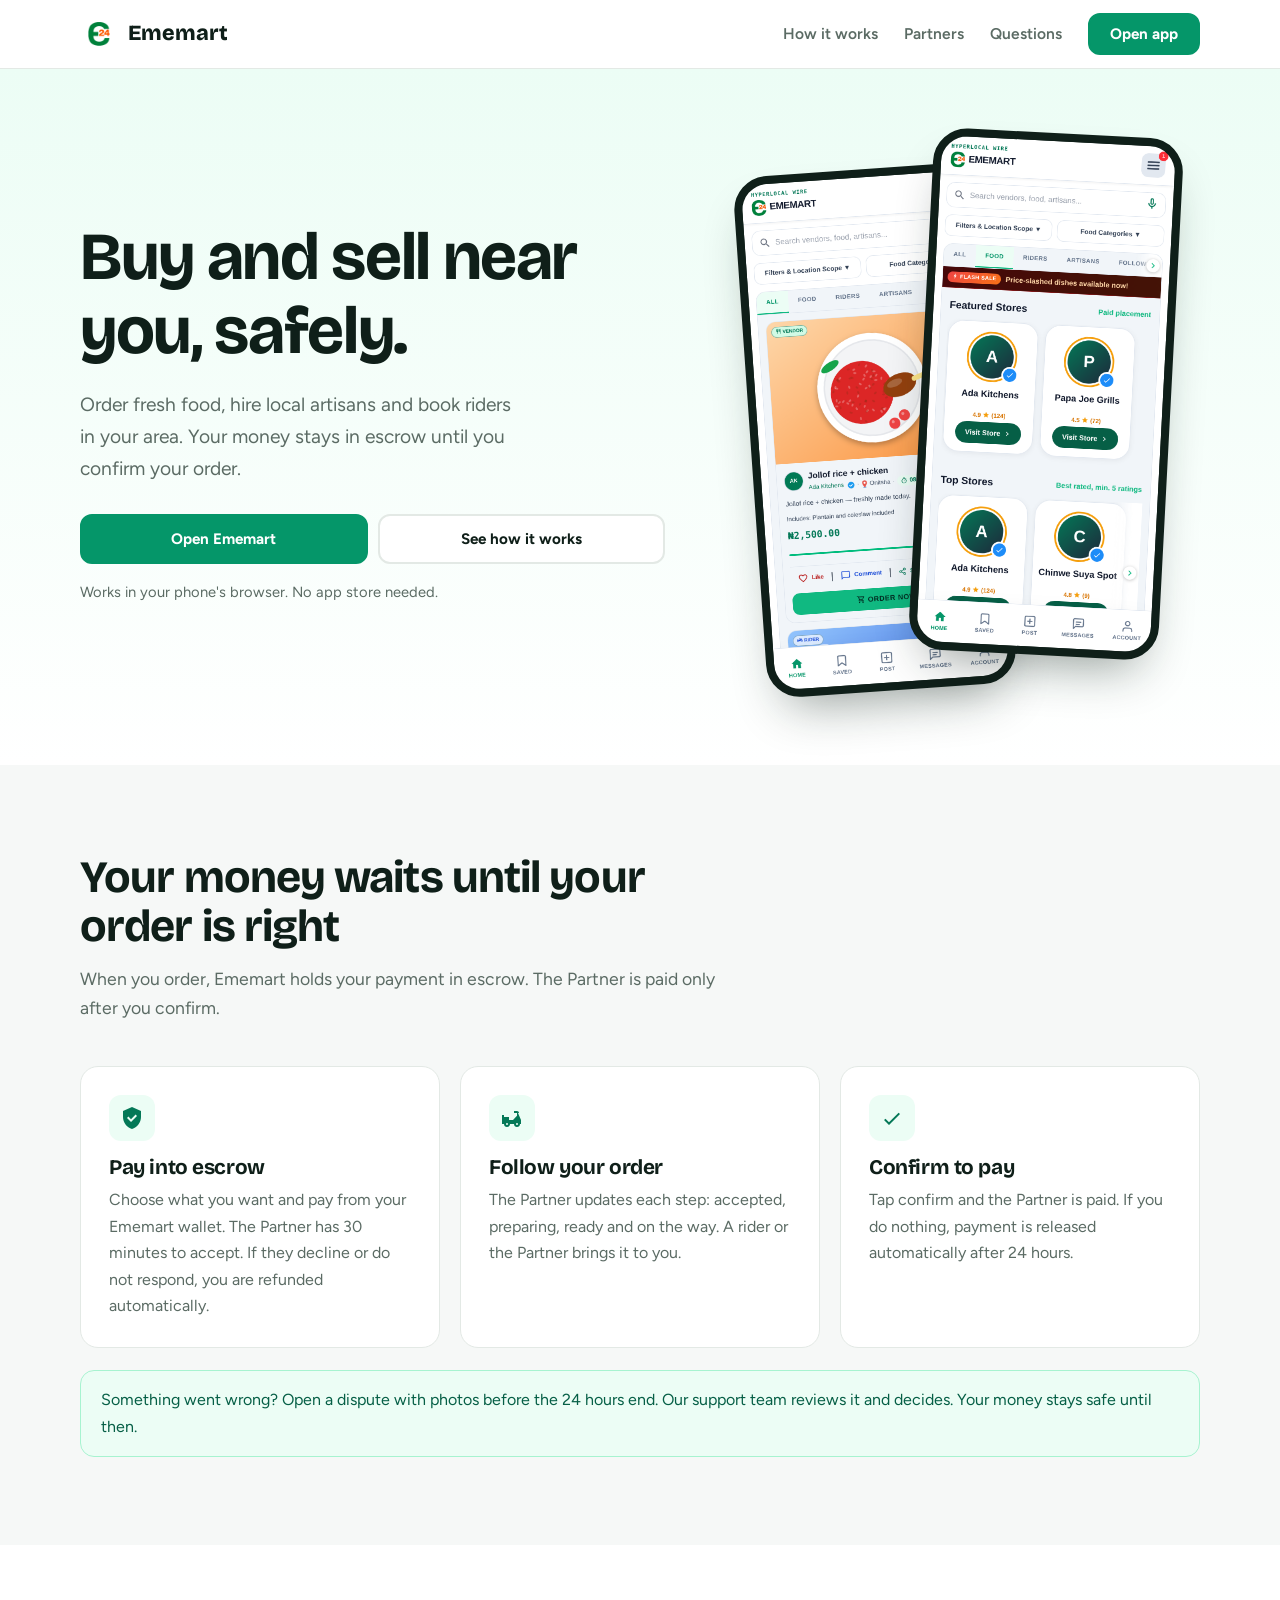
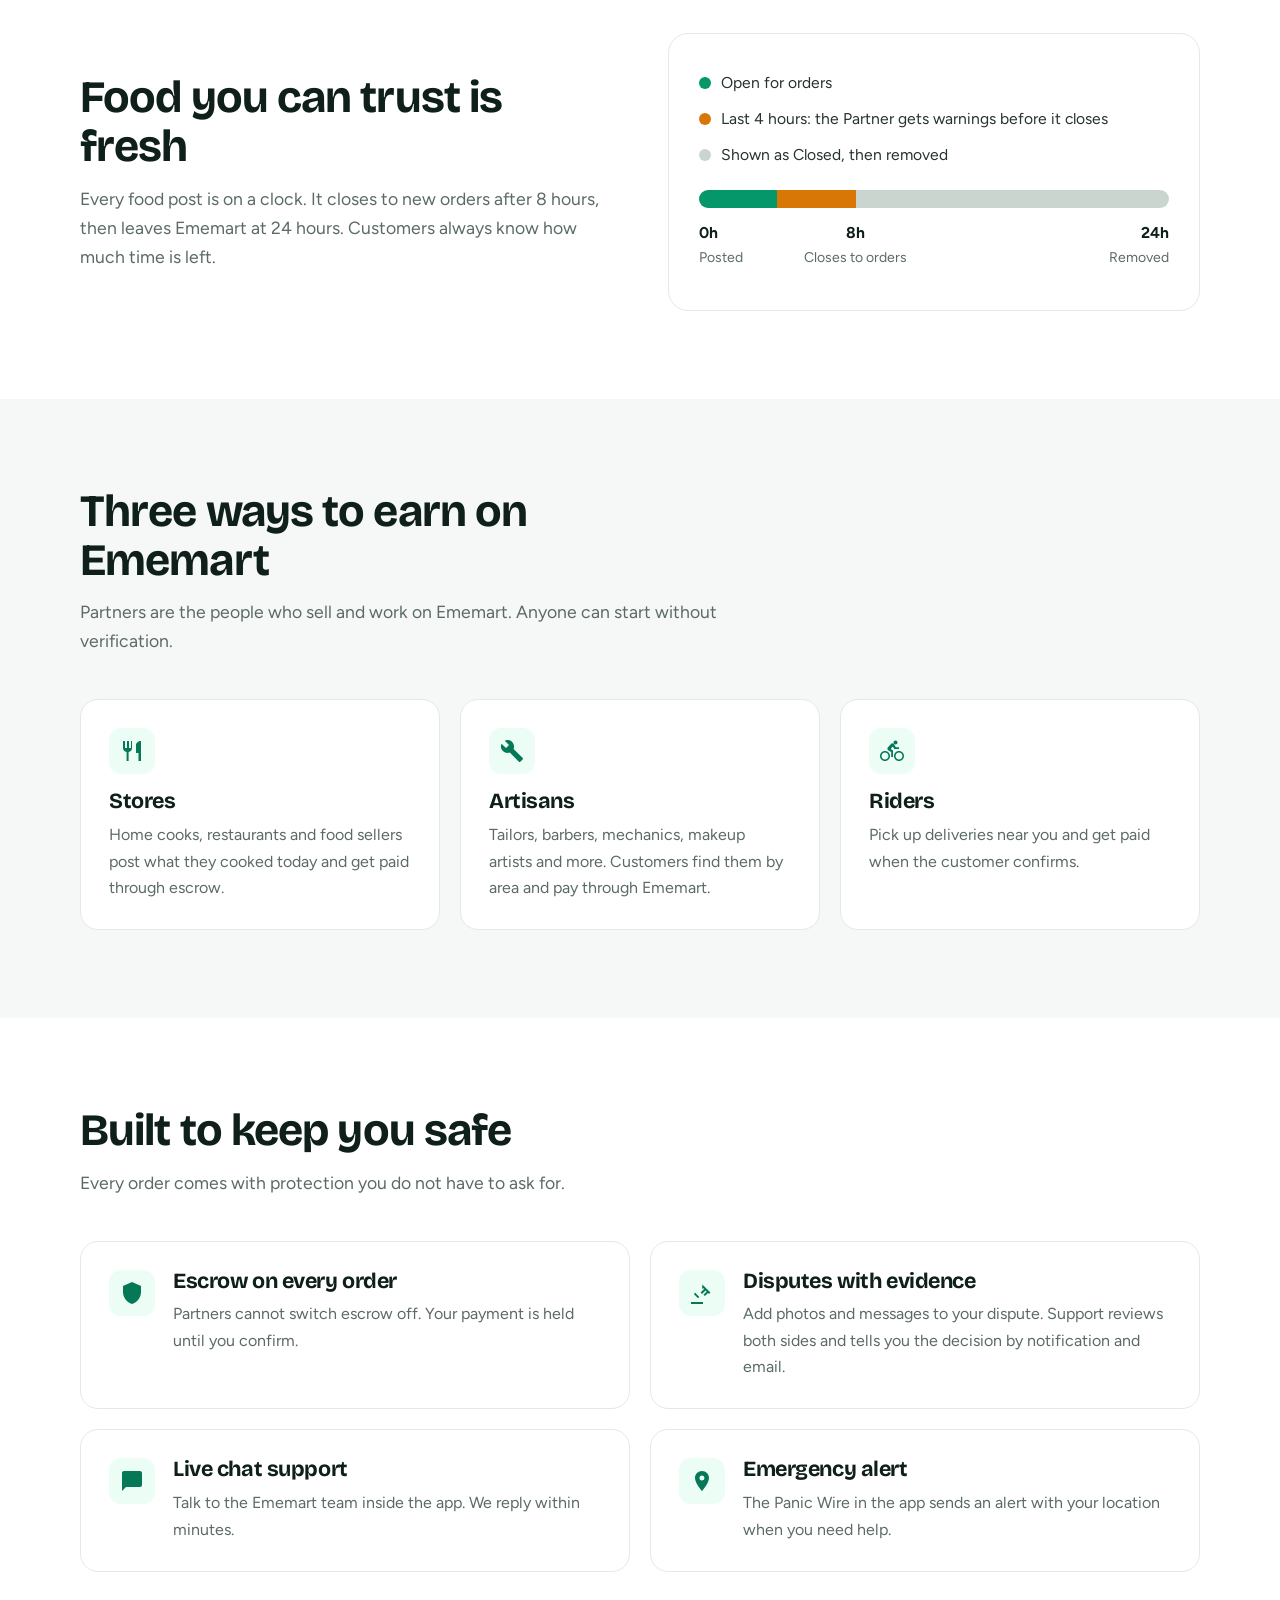
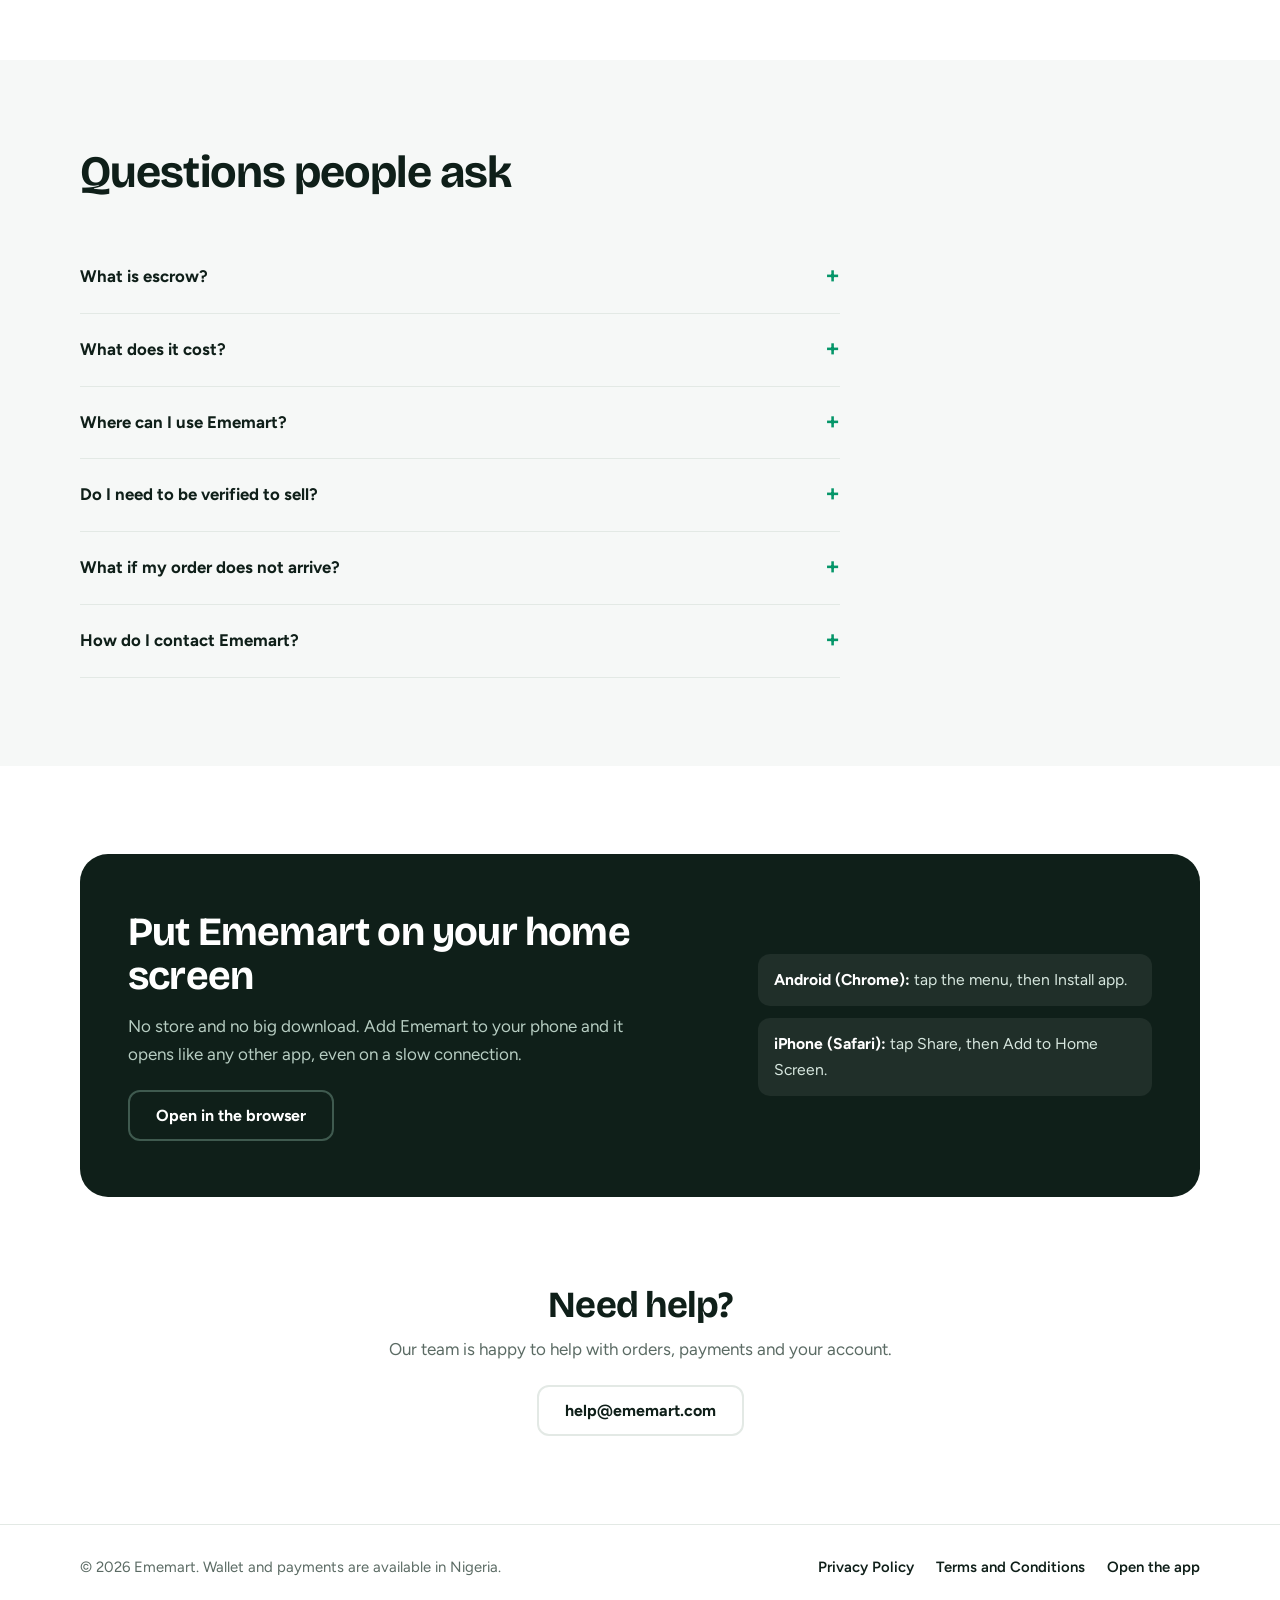
<file: index.html>
<!DOCTYPE html>
<html lang="en">
<head>
<meta charset="UTF-8">
<meta name="viewport" content="width=device-width, initial-scale=1">
<title>Ememart: buy and sell near you, safely</title>
<meta name="description" content="Order fresh food, hire local artisans and book riders in your area. Every payment is held in escrow until you confirm your order.">
<meta name="theme-color" content="#ffffff">
<meta property="og:title" content="Ememart: buy and sell near you, safely">
<meta property="og:description" content="Order fresh food, hire local artisans and book riders in your area. Every payment is held in escrow until you confirm.">
<meta property="og:image" content="https://www.ememart.com/icon-512.png">
<meta property="og:url" content="https://www.ememart.com/">
<link rel="manifest" href="/manifest.json">
<link rel="apple-touch-icon" href="/icon-180.png">
<link rel="icon" type="image/png" href="/icon-192.png">
<link rel="preconnect" href="https://fonts.googleapis.com">
<link rel="preconnect" href="https://fonts.gstatic.com" crossorigin>
<link href="https://fonts.googleapis.com/css2?family=Bricolage+Grotesque:opsz,wght@12..96,700;12..96,800&family=Figtree:wght@400;500;600;700&display=swap" rel="stylesheet">
<style>
  :root{
    --ink:#0f1f19; --green:#059669; --green-d:#047857; --mint:#ecfdf5; --mint-line:#a7f3d0;
    --amber:#d97706; --text:#26332d; --muted:#5b6b64; --line:#e3e9e5; --soft:#f6f8f7; --white:#fff;
  }
  *{box-sizing:border-box;margin:0;padding:0}
  html{scroll-behavior:smooth}
  body{font-family:'Figtree',system-ui,sans-serif;color:var(--text);background:var(--white);line-height:1.65;font-size:17px;-webkit-font-smoothing:antialiased}
  h1,h2,h3{font-family:'Bricolage Grotesque',system-ui,sans-serif;color:var(--ink);letter-spacing:-.02em;line-height:1.1}
  a{color:inherit}
  img{max-width:100%;display:block}
  .wrap{width:min(1120px,100% - 40px);margin-inline:auto}
  :focus-visible{outline:3px solid var(--green);outline-offset:3px;border-radius:6px}

  /* header */
  .top{position:sticky;top:0;z-index:20;background:rgba(255,255,255,.94);backdrop-filter:blur(8px);border-bottom:1px solid var(--line)}
  .bar{display:flex;align-items:center;justify-content:space-between;height:68px}
  .brand{display:flex;align-items:center;gap:10px;text-decoration:none;font-family:'Bricolage Grotesque',sans-serif;font-weight:800;font-size:1.35rem;color:var(--ink)}
  .brand img{width:38px;height:38px;border-radius:9px}
  nav.links{display:flex;align-items:center;gap:26px;font-weight:600;font-size:.97rem}
  nav.links a{text-decoration:none;color:var(--muted)}
  nav.links a:hover{color:var(--ink)}
  nav.links a.btn{color:#fff}nav.links a.btn:hover{color:#fff}
  .btn{display:inline-flex;align-items:center;justify-content:center;gap:8px;font:700 1rem 'Figtree',sans-serif;padding:14px 26px;border-radius:12px;border:2px solid var(--green);background:var(--green);color:#fff;text-decoration:none;cursor:pointer;transition:background .15s,transform .15s}
  .btn:hover{background:var(--green-d);border-color:var(--green-d);transform:translateY(-1px)}
  .btn.ghost{background:#fff;color:var(--ink);border-color:var(--line)}
  .btn.ghost:hover{background:var(--soft);border-color:#cdd8d2}
  .btn.sm{padding:10px 20px;font-size:.95rem}
  #install-btn[hidden]{display:none}

  /* hero */
  .hero{padding:64px 0 72px;background:linear-gradient(180deg,var(--mint) 0,#fff 100%)}
  .hero-grid{display:grid;grid-template-columns:1.1fr .9fr;gap:56px;align-items:center}
  .hero h1{font-size:clamp(2.5rem,5.6vw,4.2rem);margin-bottom:20px}
  .hero p.lead{font-size:1.2rem;color:var(--muted);max-width:36ch;margin-bottom:30px}
  .cta{display:flex;flex-wrap:wrap;gap:12px}
  .cta-row{flex-wrap:nowrap;gap:10px}
  .cta-row .btn{flex:1 1 0;min-width:0;padding:14px 8px;font-size:.95rem;white-space:nowrap}
  .hint{margin-top:16px;font-size:.92rem;color:var(--muted)}
  .phones{position:relative;height:560px;display:flex;justify-content:center}
  .phone{position:absolute;width:250px;border-radius:34px;border:8px solid var(--ink);background:var(--ink);overflow:hidden;box-shadow:0 26px 50px -20px rgba(15,31,25,.45)}
  .phone img{width:100%;height:auto}
  .phone.a{left:6%;top:36px;transform:rotate(-4deg)}
  .phone.b{right:6%;top:0;transform:rotate(3deg)}

  /* sections */
  section{padding:88px 0}
  section.tint{background:var(--soft)}
  .head{max-width:640px;margin-bottom:44px}
  .head h2{font-size:clamp(1.9rem,4vw,2.8rem);margin-bottom:12px}
  .head p{color:var(--muted);font-size:1.1rem}

  /* escrow steps */
  .steps{display:grid;grid-template-columns:repeat(3,1fr);gap:20px}
  .step{background:#fff;border:1px solid var(--line);border-radius:18px;padding:28px}
  .ico{width:46px;height:46px;border-radius:12px;background:var(--mint);color:var(--green-d);display:flex;align-items:center;justify-content:center;margin-bottom:16px}
  .ico svg{width:24px;height:24px}
  .step h3{font-size:1.3rem;margin-bottom:8px}
  .step p{color:var(--muted);font-size:1rem}
  .note{margin-top:22px;padding:16px 20px;background:var(--mint);border:1px solid var(--mint-line);border-radius:14px;color:#065f46;font-size:1rem}

  /* food timeline */
  .split{display:grid;grid-template-columns:1fr 1fr;gap:56px;align-items:center}
  .tl{background:#fff;border:1px solid var(--line);border-radius:20px;padding:30px}
  .tl-bar{display:flex;height:18px;border-radius:99px;overflow:hidden;margin:22px 0 12px}
  .tl-bar i{display:block}
  .tl-bar .o{width:16.67%;background:var(--green)}
  .tl-bar .w{width:16.66%;background:var(--amber)}
  .tl-bar .c{width:66.67%;background:#cbd5d0}
  .tl-marks{position:relative;height:60px;font-size:.88rem;color:var(--muted)}
  .tl-marks div{position:absolute;top:0;transform:translateX(-50%);text-align:center;white-space:nowrap}
  .tl-marks div:first-child{transform:none;text-align:left}
  .tl-marks div:last-child{transform:translateX(-100%);text-align:right}
  .tl-marks b{display:block;color:var(--ink);font-size:.98rem}
  .legend{display:grid;gap:10px;margin-top:6px;font-size:.98rem}
  .legend span{display:flex;align-items:center;gap:10px}
  .legend i{width:12px;height:12px;border-radius:50%;flex:none}

  /* partners */
  .cards{display:grid;grid-template-columns:repeat(3,1fr);gap:20px}
  .card{background:#fff;border:1px solid var(--line);border-radius:18px;padding:28px}
  .card h3{font-size:1.35rem;margin-bottom:8px}
  .card p{color:var(--muted);font-size:1rem}

  /* safety */
  .feat{display:grid;grid-template-columns:repeat(2,1fr);gap:20px}
  .feat .card{display:flex;gap:18px;align-items:flex-start}
  .feat .ico{flex:none;margin:0}

  /* faq */
  .faq{max-width:760px}
  details{border-bottom:1px solid var(--line);padding:4px 0}
  summary{cursor:pointer;list-style:none;display:flex;justify-content:space-between;gap:16px;padding:18px 0;font-weight:700;color:var(--ink);font-size:1.05rem}
  summary::-webkit-details-marker{display:none}
  summary::after{content:"+";font-size:1.5rem;line-height:1;color:var(--green)}
  details[open] summary::after{content:"\2212"}
  details p{padding:0 0 18px;color:var(--muted);max-width:62ch}

  /* get the app */
  .get{background:var(--ink);color:#d7e7df;border-radius:28px;padding:56px 48px;display:grid;grid-template-columns:1.2fr .8fr;gap:40px;align-items:center}
  .get h2{color:#fff;font-size:clamp(1.8rem,3.6vw,2.5rem);margin-bottom:14px}
  .get p{color:#b7cdc2;max-width:46ch;margin-bottom:22px}
  .get .btn.ghost{background:transparent;color:#fff;border-color:#3f5a4f}
  .get .btn.ghost:hover{background:rgba(255,255,255,.08)}
  .get ol{list-style:none;display:grid;gap:12px;font-size:.98rem}
  .get li{background:rgba(255,255,255,.07);border-radius:12px;padding:13px 16px}
  .get li b{color:#fff}

  /* contact + footer */
  .contact{text-align:center;max-width:560px;margin:0 auto}
  .contact h2{font-size:clamp(1.7rem,3.4vw,2.3rem);margin-bottom:10px}
  .contact p{color:var(--muted);margin-bottom:22px}
  footer{border-top:1px solid var(--line);padding:30px 0 40px;color:var(--muted);font-size:.93rem}
  .foot{display:flex;flex-wrap:wrap;gap:12px 28px;justify-content:space-between;align-items:center}
  footer a{font-weight:600;color:var(--ink);text-decoration:none}
  footer a:hover{color:var(--green-d)}
  .foot nav{display:flex;gap:22px;flex-wrap:wrap}

  @media (max-width:900px){
    nav.links a.hide-m{display:none}
    .hero-grid,.split,.get{grid-template-columns:1fr}
    .hero{padding:40px 0 48px}
    .phones{height:470px}.phone{width:210px}
    .steps,.cards,.feat{grid-template-columns:1fr}
    section{padding:60px 0}
    .get{padding:36px 24px}
  }
  @media (max-width:420px){nav.links{gap:14px}.nav-cta{display:none}}
  @media (max-width:600px){.tl{padding:22px 18px}.tl-marks{height:78px}.tl-marks div{line-height:1.3}.tl-marks div:nth-child(2){white-space:normal;width:78px}}
  @media (prefers-reduced-motion:reduce){*{transition:none!important;scroll-behavior:auto!important}}
</style>
</head>
<body>
<header class="top">
  <div class="wrap bar">
    <a class="brand" href="/"><img src="/icon-192.png" alt="" width="38" height="38">Ememart</a>
    <nav class="links" aria-label="Main">
      <a class="hide-m" href="#how">How it works</a>
      <a class="hide-m" href="#partners">Partners</a>
      <a class="hide-m" href="#faq">Questions</a>
      <a class="btn sm" href="/app.html">Open app</a>
    </nav>
  </div>
</header>

<main>
  <section class="hero" style="padding-bottom:72px">
    <div class="wrap hero-grid">
      <div>
        <h1>Buy and sell near you, safely.</h1>
        <p class="lead">Order fresh food, hire local artisans and book riders in your area. Your money stays in escrow until you confirm your order.</p>
        <div class="cta cta-row">
          <a class="btn" href="/app.html">Open Ememart</a>
          <a class="btn ghost" href="#how">See how it works</a>
        </div>
        <p class="hint">Works in your phone's browser. No app store needed.</p>
      </div>
      <div class="phones" aria-hidden="true">
        <div class="phone a"><img src="/screenshot-1.png" alt="" width="780" height="1688" loading="eager"></div>
        <div class="phone b"><img src="/screenshot-2.png" alt="" width="780" height="1688" loading="lazy"></div>
      </div>
    </div>
  </section>

  <section id="how" class="tint">
    <div class="wrap">
      <div class="head">
        <h2>Your money waits until your order is right</h2>
        <p>When you order, Ememart holds your payment in escrow. The Partner is paid only after you confirm.</p>
      </div>
      <div class="steps">
        <div class="step"><div class="ico"><svg viewBox="0 0 24 24" fill="currentColor"><path d="M12 1 3 5v6c0 5.5 3.8 10.7 9 12 5.2-1.3 9-6.5 9-12V5l-9-4zm-1 15-4-4 1.4-1.4L11 13.2l4.6-4.6L17 10l-6 6z"/></svg></div><h3>Pay into escrow</h3><p>Choose what you want and pay from your Ememart wallet. The Partner has 30 minutes to accept. If they decline or do not respond, you are refunded automatically.</p></div>
        <div class="step"><div class="ico"><svg viewBox="0 0 24 24" fill="currentColor"><path d="M19 7c0-1.1-.9-2-2-2h-3v2h3v2.7L13 14H9v-3H4V9H2v9h2c0 1.7 1.3 3 3 3s3-1.3 3-3h4c0 1.7 1.3 3 3 3s3-1.3 3-3h1v-4l-3-7zM7 19a1 1 0 1 1 0-2 1 1 0 0 1 0 2zm10 0a1 1 0 1 1 0-2 1 1 0 0 1 0 2z"/></svg></div><h3>Follow your order</h3><p>The Partner updates each step: accepted, preparing, ready and on the way. A rider or the Partner brings it to you.</p></div>
        <div class="step"><div class="ico"><svg viewBox="0 0 24 24" fill="currentColor"><path d="m9 16.2-3.5-3.5L4 14.1l5 5 11-11-1.4-1.4z"/></svg></div><h3>Confirm to pay</h3><p>Tap confirm and the Partner is paid. If you do nothing, payment is released automatically after 24 hours.</p></div>
      </div>
      <p class="note">Something went wrong? Open a dispute with photos before the 24 hours end. Our support team reviews it and decides. Your money stays safe until then.</p>
    </div>
  </section>

  <section>
    <div class="wrap split">
      <div class="head" style="margin-bottom:0">
        <h2>Food you can trust is fresh</h2>
        <p>Every food post is on a clock. It closes to new orders after 8 hours, then leaves Ememart at 24 hours. Customers always know how much time is left.</p>
      </div>
      <div class="tl" aria-label="Life of a food post over 24 hours">
        <div class="legend">
          <span><i style="background:var(--green)"></i>Open for orders</span>
          <span><i style="background:var(--amber)"></i>Last 4 hours: the Partner gets warnings before it closes</span>
          <span><i style="background:#cbd5d0"></i>Shown as Closed, then removed</span>
        </div>
        <div class="tl-bar"><i class="o"></i><i class="w"></i><i class="c"></i></div>
        <div class="tl-marks">
          <div style="left:0"><b>0h</b>Posted</div>
          <div style="left:33.33%"><b>8h</b>Closes to orders</div>
          <div style="left:100%"><b>24h</b>Removed</div>
        </div>
      </div>
    </div>
  </section>

  <section id="partners" class="tint">
    <div class="wrap">
      <div class="head">
        <h2>Three ways to earn on Ememart</h2>
        <p>Partners are the people who sell and work on Ememart. Anyone can start without verification.</p>
      </div>
      <div class="cards">
        <div class="card"><div class="ico"><svg viewBox="0 0 24 24" fill="currentColor"><path d="M11 9H9V2H7v7H5V2H3v7c0 2.1 1.6 3.8 3.6 4v9h2v-9c2-.2 3.4-1.9 3.4-4V2h-1v7zm5-3v8h2.5v8H21V2c-2.8 0-5 2.2-5 4z"/></svg></div><h3>Stores</h3><p>Home cooks, restaurants and food sellers post what they cooked today and get paid through escrow.</p></div>
        <div class="card"><div class="ico"><svg viewBox="0 0 24 24" fill="currentColor"><path d="m22.7 19-9.1-9.1c.9-2.3.4-5-1.5-6.9-2-2-5-2.4-7.4-1.3L9 6 6 9 1.6 4.7C.4 7.1.9 10.100 2.900 12.100c1.900 1.900 4.600 2.400 6.900 1.500l9.100 9.100c.4.400 1 .4 1.400 0l2.300-2.300c.5-.4.5-1.100.1-1.400z"/></svg></div><h3>Artisans</h3><p>Tailors, barbers, mechanics, makeup artists and more. Customers find them by area and pay through Ememart.</p></div>
        <div class="card"><div class="ico"><svg viewBox="0 0 24 24" fill="currentColor"><path d="M15.500 5.500c1.100 0 2-.9 2-2s-.9-2-2-2-2 .9-2 2 .9 2 2 2zM5 12c-2.800 0-5 2.200-5 5s2.200 5 5 5 5-2.200 5-5-2.200-5-5-5zm0 8.500c-1.900 0-3.500-1.600-3.500-3.500s1.600-3.500 3.500-3.500 3.500 1.600 3.500 3.500-1.600 3.500-3.500 3.500zM19 12c-2.800 0-5 2.200-5 5s2.200 5 5 5 5-2.200 5-5-2.200-5-5-5zm0 8.500c-1.900 0-3.500-1.600-3.500-3.500s1.600-3.500 3.500-3.500 3.500 1.600 3.500 3.500-1.600 3.500-3.500 3.500zM14.800 10H19V8.200h-3.200l-1.900-3.100c-.3-.5-.9-.8-1.500-.8-.6 0-1.100.2-1.400.6L8 8.300c-.4.400-.6.900-.6 1.400 0 .6.300 1.200.8 1.500L11.200 13v5H13v-6.400l-2.300-1.600 2.100-2.600 1.900 3z"/></svg></div><h3>Riders</h3><p>Pick up deliveries near you and get paid when the customer confirms.</p></div>
      </div>
    </div>
  </section>

  <section>
    <div class="wrap">
      <div class="head">
        <h2>Built to keep you safe</h2>
        <p>Every order comes with protection you do not have to ask for.</p>
      </div>
      <div class="feat">
        <div class="card"><div class="ico"><svg viewBox="0 0 24 24" fill="currentColor"><path d="M12 1 3 5v6c0 5.500 3.800 10.700 9 12 5.200-1.300 9-6.500 9-12V5l-9-4z"/></svg></div><div><h3>Escrow on every order</h3><p>Partners cannot switch escrow off. Your payment is held until you confirm.</p></div></div>
        <div class="card"><div class="ico"><svg viewBox="0 0 24 24" fill="currentColor"><path d="M1 21h12v2H1v-2zM5.200 11.700l4.200 4.200-1.400 1.400-4.200-4.200 1.400-1.400zM12.400 3.600l8 8-1.400 1.400-1-1-3.100 3.100-1.400-1.400L16.600 10.600l-1.100-1.100L12 13l-1.400-1.400 3.500-3.500-1.100-1.100-1 1z"/></svg></div><div><h3>Disputes with evidence</h3><p>Add photos and messages to your dispute. Support reviews both sides and tells you the decision by notification and email.</p></div></div>
        <div class="card"><div class="ico"><svg viewBox="0 0 24 24" fill="currentColor"><path d="M20 2H4c-1.100 0-2 .9-2 2v18l4-4h14c1.100 0 2-.9 2-2V4c0-1.100-.9-2-2-2z"/></svg></div><div><h3>Live chat support</h3><p>Talk to the Ememart team inside the app. We reply within minutes.</p></div></div>
        <div class="card"><div class="ico"><svg viewBox="0 0 24 24" fill="currentColor"><path d="M12 2C8.100 2 5 5.100 5 9c0 5.300 7 13 7 13s7-7.700 7-13c0-3.900-3.100-7-7-7zm0 9.500a2.500 2.500 0 1 1 0-5 2.500 2.500 0 0 1 0 5z"/></svg></div><div><h3>Emergency alert</h3><p>The Panic Wire in the app sends an alert with your location when you need help.</p></div></div>
      </div>
    </div>
  </section>

  <section id="faq" class="tint">
    <div class="wrap">
      <div class="head"><h2>Questions people ask</h2></div>
      <div class="faq">
        <details><summary>What is escrow?</summary><p>Escrow means Ememart holds your payment while the order is being completed. The Partner gets paid only after you confirm, or automatically 48 hours after delivery if you do not respond.</p></details>
        <details><summary>What does it cost?</summary><p>You can browse and post for free. Customers pay a small escrow fee on each order, and Partners pay a small fee when an order completes. The exact amounts are shown in the app before you pay.</p></details>
        <details><summary>Where can I use Ememart?</summary><p>Ememart is built for Nigeria. Wallet funding and withdrawals work in Nigeria only.</p></details>
        <details><summary>Do I need to be verified to sell?</summary><p>No. Anyone can sell without verification. Verifying with your NIN or CAC certificate earns a blue tick and raises your wallet limits.</p></details>
        <details><summary>What if my order does not arrive?</summary><p>Message the Partner first. If that does not fix it, open a dispute in the app with photos. Your money stays in escrow until the dispute is decided.</p></details>
        <details><summary>How do I contact Ememart?</summary><p>Open the app, go to Account, then Safety and Support, and start a live chat. You can also email help@ememart.com.</p></details>
      </div>
    </div>
  </section>

  <section id="install">
    <div class="wrap">
      <div class="get">
        <div>
          <h2>Put Ememart on your home screen</h2>
          <p>No store and no big download. Add Ememart to your phone and it opens like any other app, even on a slow connection.</p>
          <div class="cta">
            <button class="btn" id="install-btn" hidden>Install Ememart</button>
            <a class="btn ghost" href="/app.html">Open in the browser</a>
          </div>
        </div>
        <ol>
          <li><b>Android (Chrome):</b> tap the menu, then Install app.</li>
          <li><b>iPhone (Safari):</b> tap Share, then Add to Home Screen.</li>
        </ol>
      </div>
    </div>
  </section>

  <section style="padding-top:0">
    <div class="wrap contact">
      <h2>Need help?</h2>
      <p>Our team is happy to help with orders, payments and your account.</p>
      <a class="btn ghost" href="mailto:help@ememart.com">help@ememart.com</a>
    </div>
  </section>
</main>

<footer>
  <div class="wrap foot">
    <span>&copy; <span id="yr">2026</span> Ememart. Wallet and payments are available in Nigeria.</span>
    <nav aria-label="Legal"><a href="privacy.html">Privacy Policy</a><a href="terms.html">Terms and Conditions</a><a href="/app.html">Open the app</a></nav>
  </div>
</footer>

<script>
  document.getElementById('yr').textContent = new Date().getFullYear();
  // install button (shown only where the browser allows installing)
  var deferred = null, btn = document.getElementById('install-btn');
  window.addEventListener('beforeinstallprompt', function (e) { e.preventDefault(); deferred = e; btn.hidden = false; });
  btn.addEventListener('click', function () {
    if (!deferred) return;
    deferred.prompt();
    deferred.userChoice.finally(function () { deferred = null; btn.hidden = true; });
  });
  if ('serviceWorker' in navigator) window.addEventListener('load', function () { navigator.serviceWorker.register('/sw.js', { scope: '/' }).catch(function () {}); });
</script>
</body>
</html>
</file>
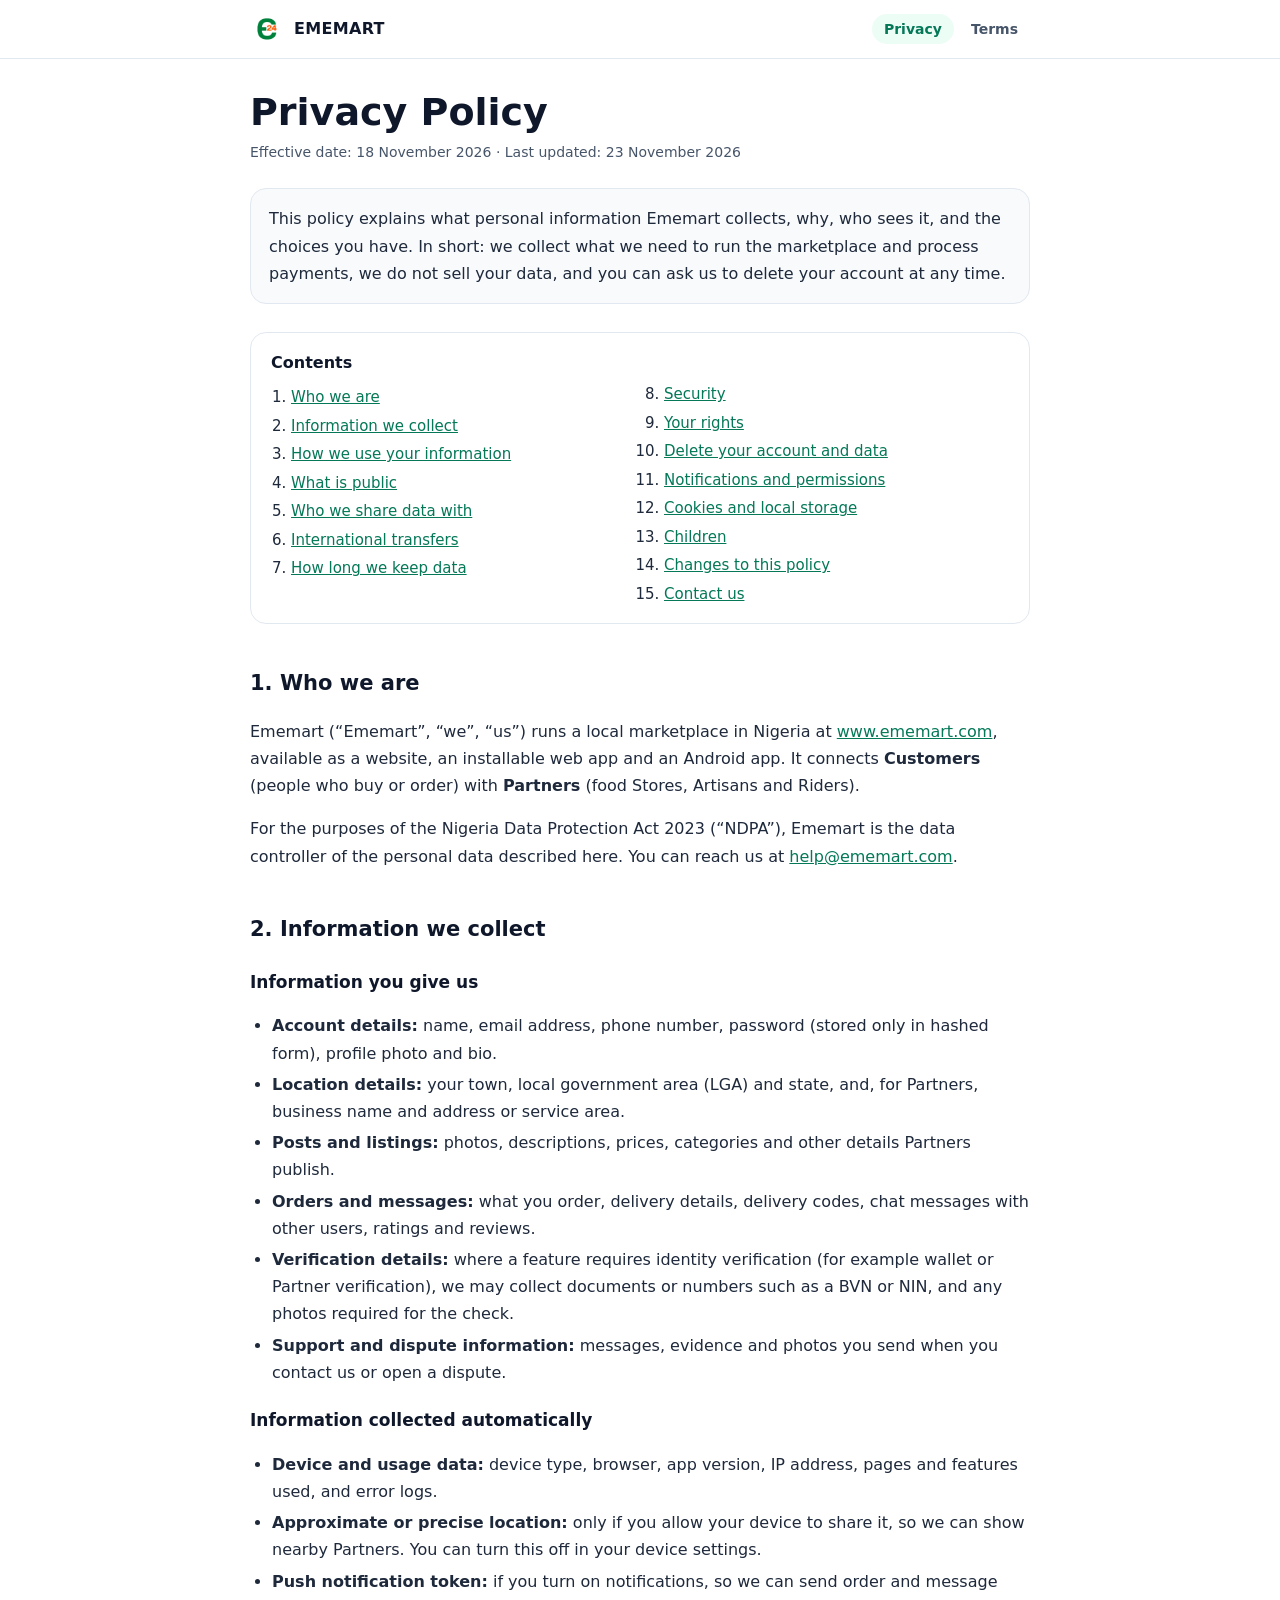
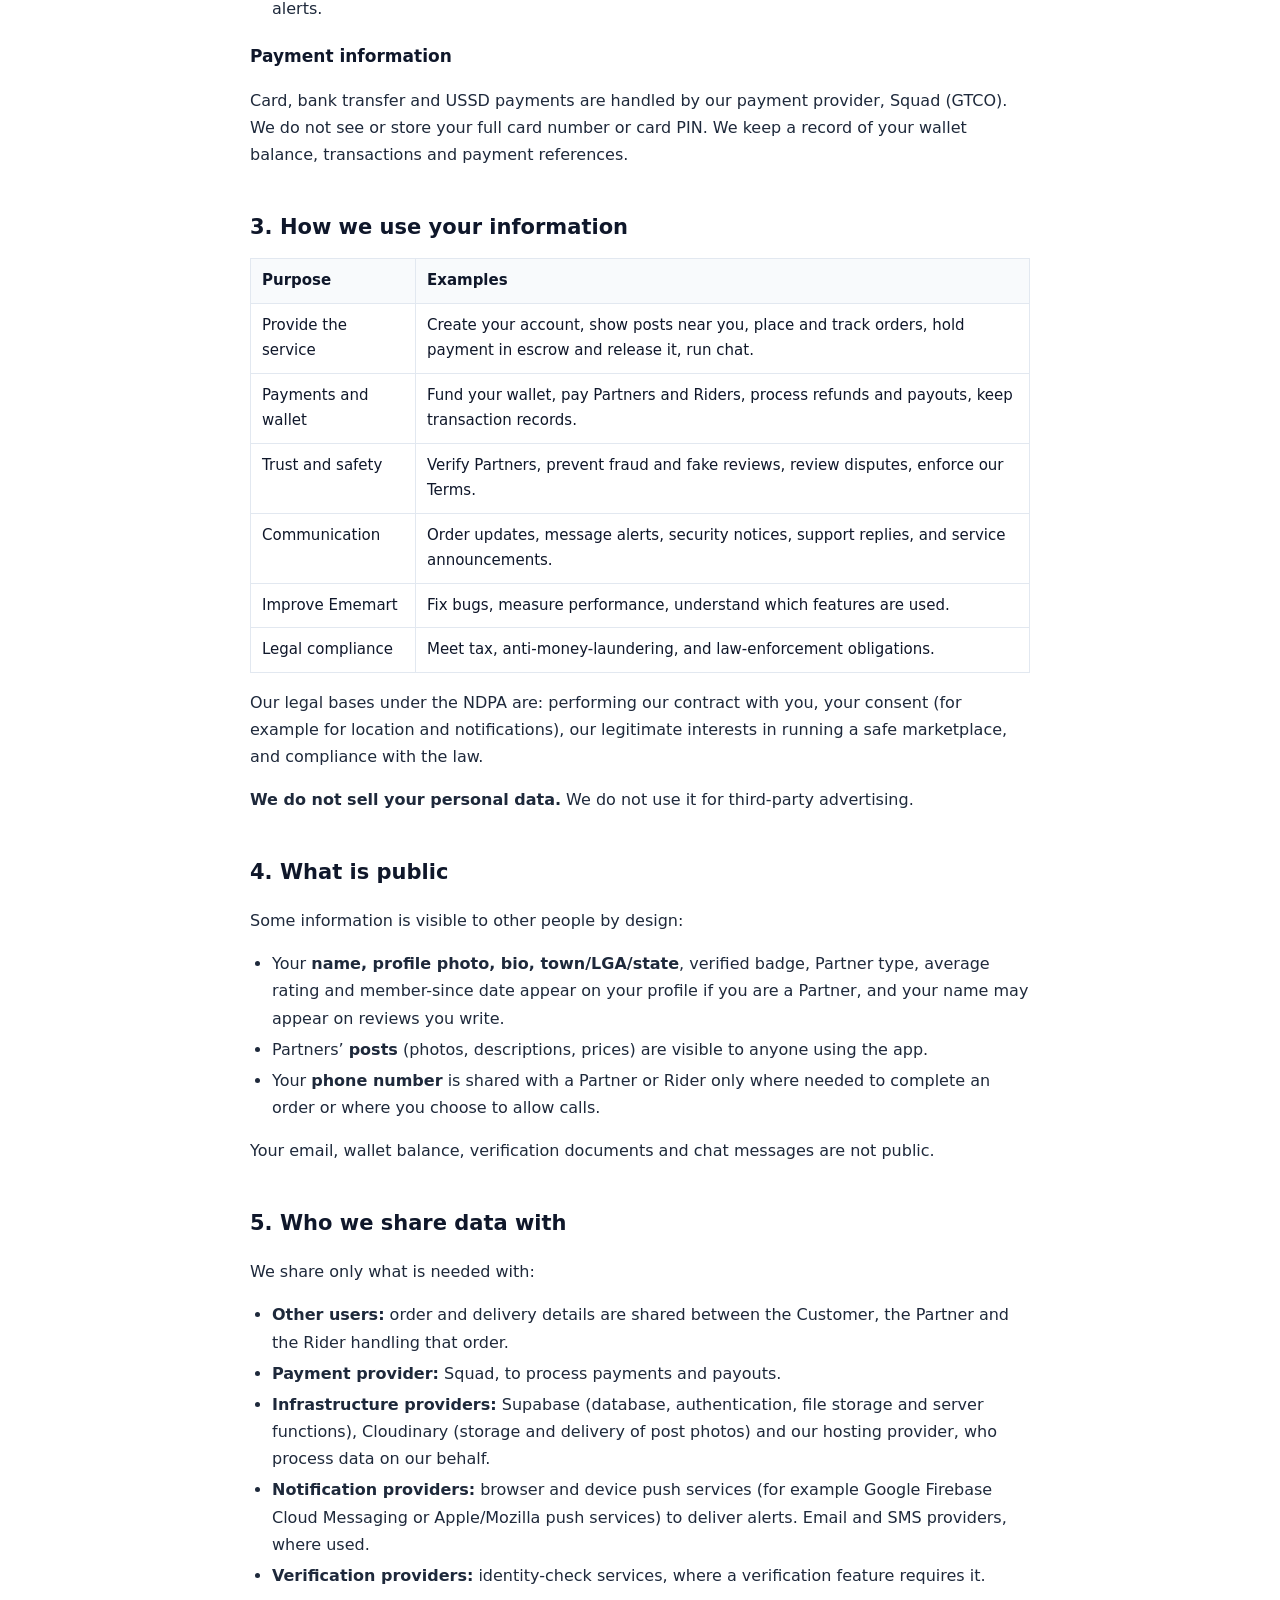
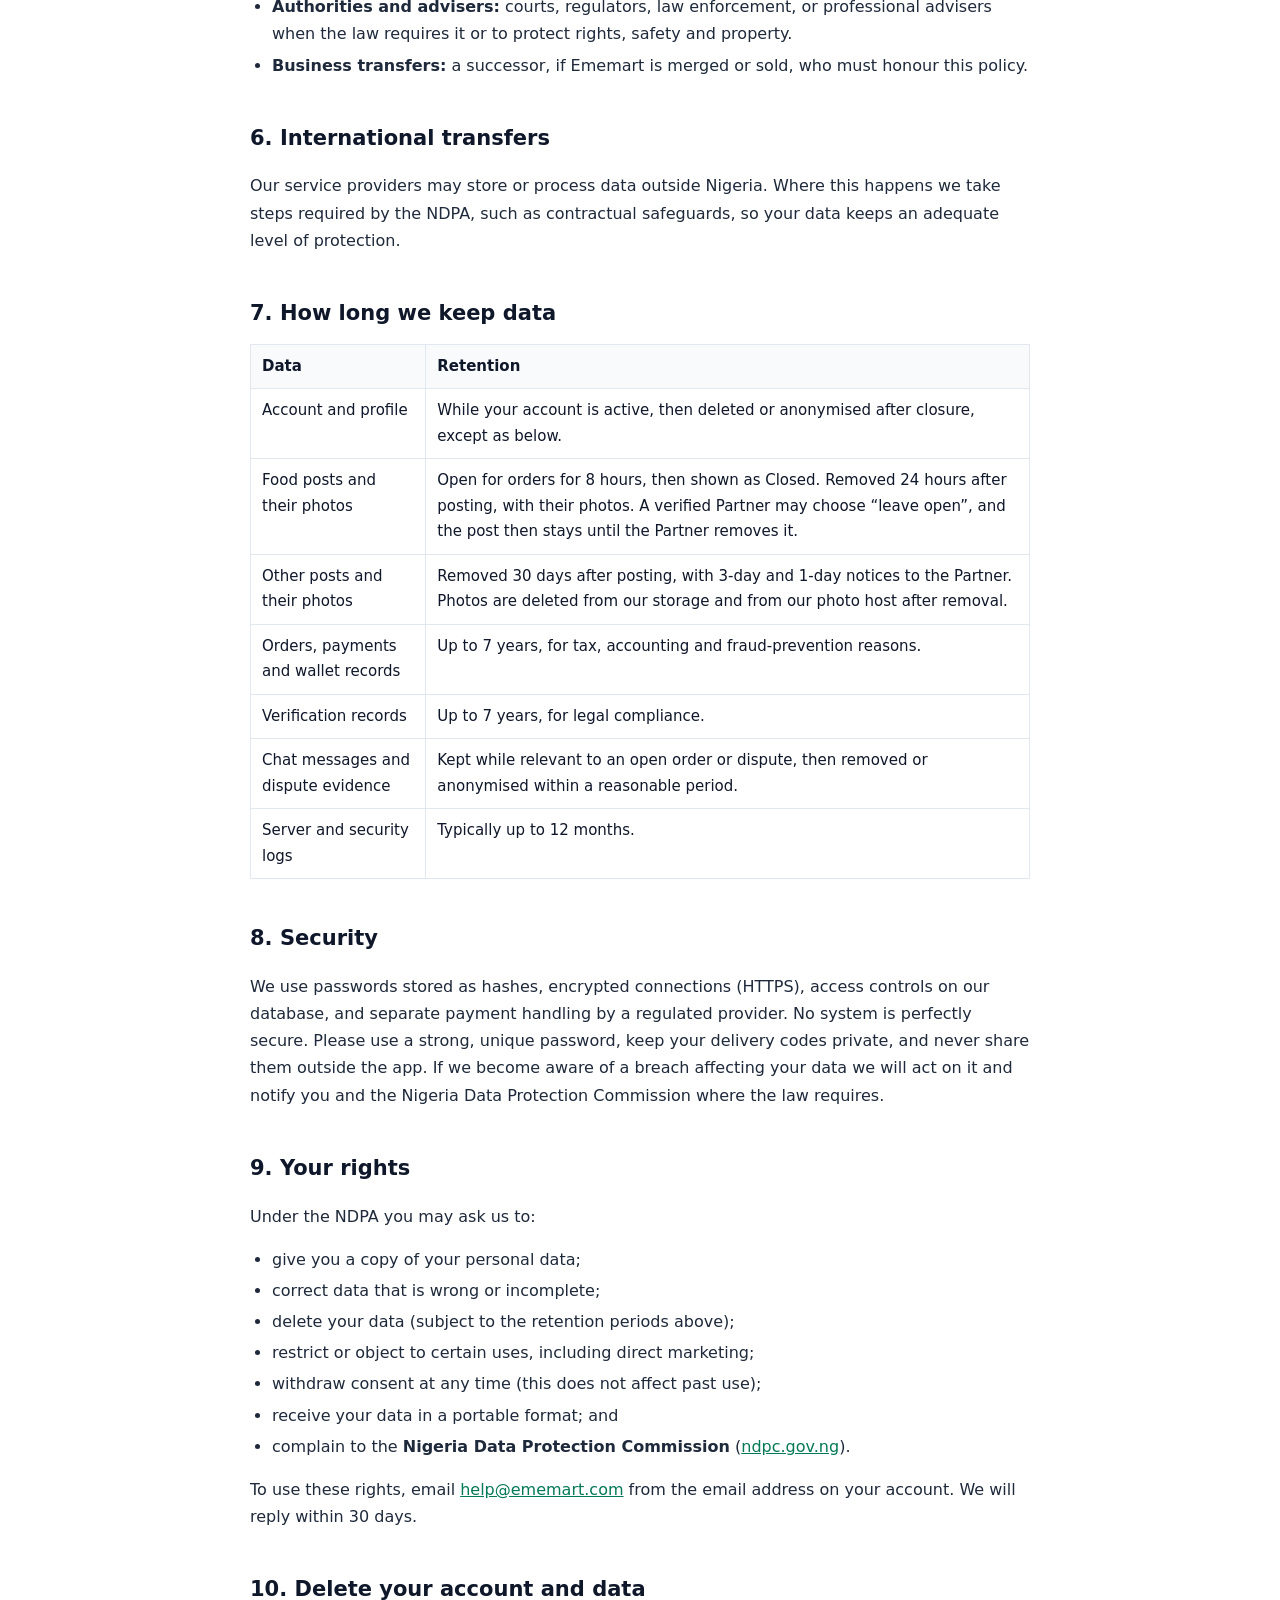
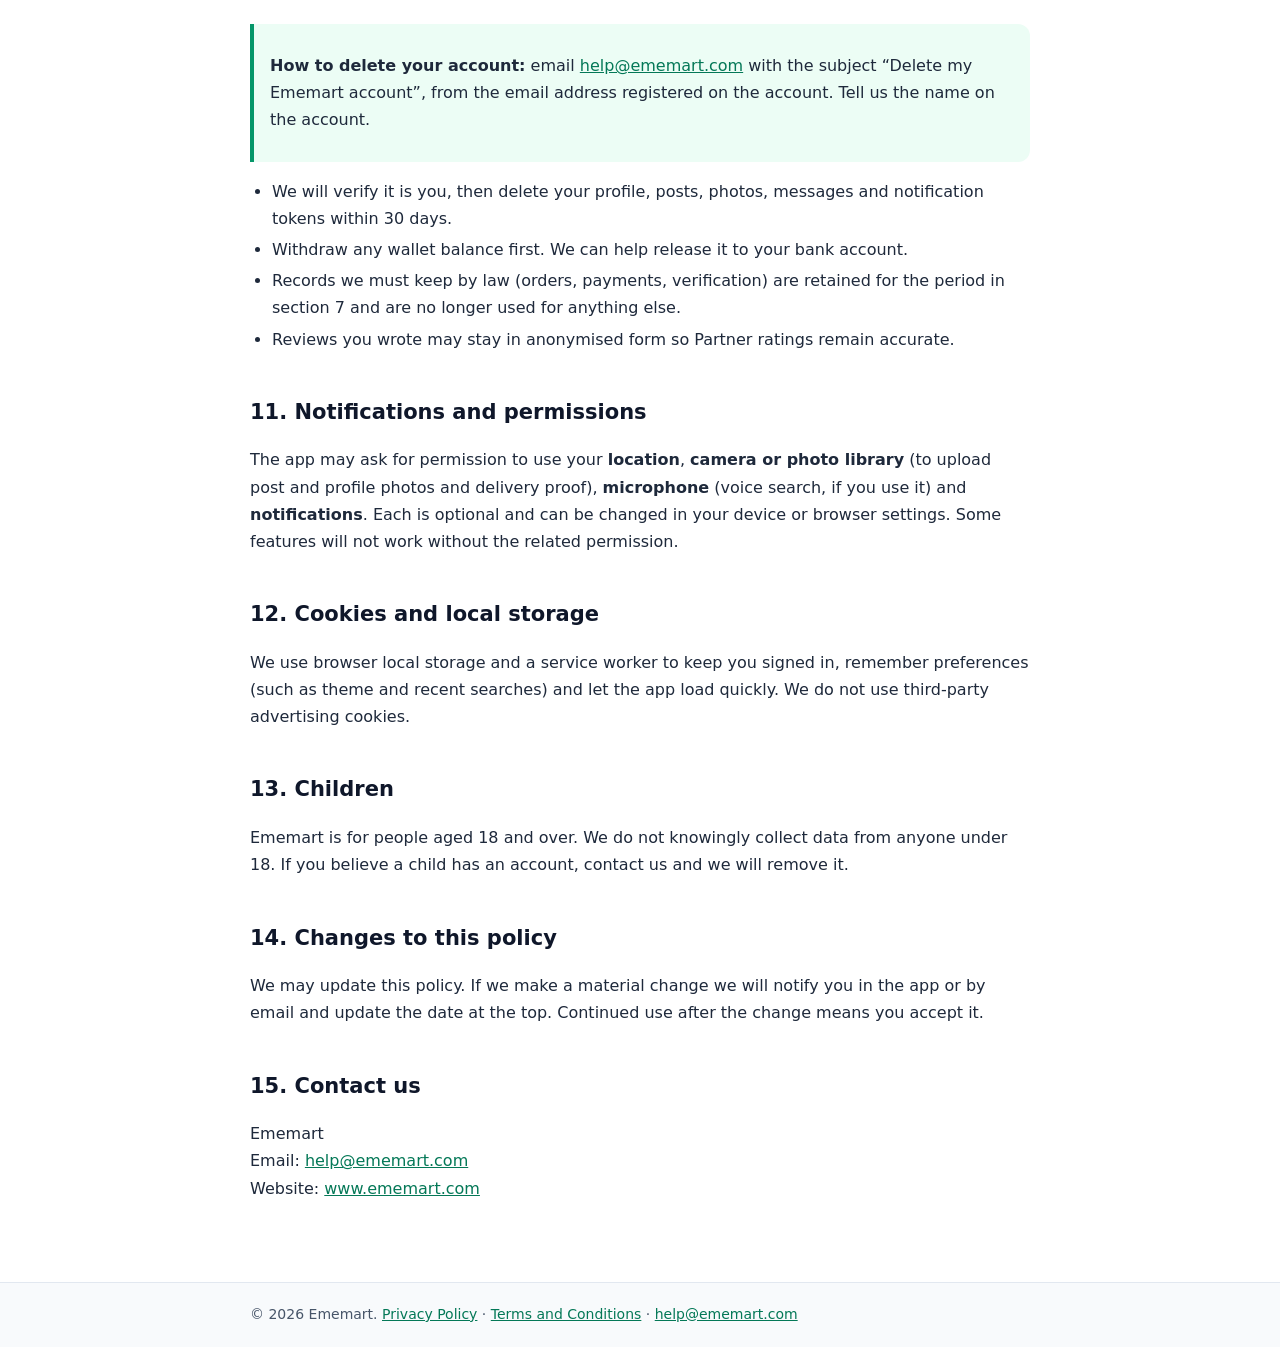
<file: privacy.html>
<!doctype html>
<html lang="en">
<head>
<meta charset="utf-8">
<meta name="viewport" content="width=device-width,initial-scale=1">
<title>Privacy Policy | Ememart</title>
<meta name="description" content="How Ememart collects, uses, shares and protects your personal information, and how to delete your account.">
<meta name="theme-color" content="#059669">
<link rel="icon" href="icon-192.png">
<link rel="canonical" href="https://www.ememart.com/privacy.html">
<style>
:root{--g:#059669;--gd:#047857;--ink:#0f172a;--mut:#475569;--line:#e2e8f0;--bg:#fff;--soft:#f8fafc}
*{box-sizing:border-box}
html{scroll-behavior:smooth}
body{margin:0;background:var(--bg);color:var(--ink);font:16px/1.7 system-ui,-apple-system,"Segoe UI",Roboto,Arial,sans-serif;-webkit-text-size-adjust:100%}
a{color:var(--gd)}
header{border-bottom:1px solid var(--line);background:#fff;position:sticky;top:0;z-index:5}
.bar{max-width:820px;margin:0 auto;padding:12px 20px;display:flex;align-items:center;justify-content:space-between;gap:12px}
.brand{display:flex;align-items:center;gap:10px;text-decoration:none;color:var(--ink);font-weight:800;letter-spacing:.02em}
.brand img{width:34px;height:34px;border-radius:9px}
nav a{font-size:14px;font-weight:700;text-decoration:none;color:var(--mut);padding:7px 12px;border-radius:999px}
nav a.on{background:#ecfdf5;color:var(--gd)}
main{max-width:820px;margin:0 auto;padding:32px 20px 64px}
h1{font-size:clamp(28px,6vw,38px);line-height:1.15;margin:0 0 6px}
.meta{color:var(--mut);font-size:14px;margin:0 0 24px}
.lead{background:var(--soft);border:1px solid var(--line);border-radius:16px;padding:16px 18px;margin:0 0 28px}
.toc{border:1px solid var(--line);border-radius:16px;padding:16px 20px;margin:0 0 32px}
.toc b{display:block;margin-bottom:6px}
.toc ol{margin:0;padding-left:20px;columns:2;column-gap:28px;font-size:15px}
.toc li{break-inside:avoid;margin:3px 0}
h2{font-size:21px;margin:36px 0 8px;padding-top:6px;scroll-margin-top:72px}
h3{font-size:17px;margin:20px 0 4px}
p,li{color:#1e293b}
ul{padding-left:22px}
li{margin:4px 0}
table{width:100%;border-collapse:collapse;margin:12px 0;font-size:15px;display:block;overflow-x:auto}
th,td{border:1px solid var(--line);padding:9px 11px;text-align:left;vertical-align:top}
th{background:var(--soft)}
.note{border-left:4px solid var(--g);background:#ecfdf5;border-radius:0 12px 12px 0;padding:12px 16px;margin:16px 0}
footer{border-top:1px solid var(--line);background:var(--soft);font-size:14px;color:var(--mut)}
footer div{max-width:820px;margin:0 auto;padding:20px}
@media(max-width:600px){.toc ol{columns:1}.bar{padding:10px 16px}main{padding:24px 16px 48px}}
@media print{header,footer{display:none}}
</style>
</head>
<body>
<header><div class="bar">
<a class="brand" href="index.html"><img src="icon-192.png" alt="" width="34" height="34"><span>EMEMART</span></a>
<nav aria-label="Legal"><a href="privacy.html" class="on">Privacy</a> <a href="terms.html">Terms</a></nav>
</div></header>
<main>
<h1>Privacy Policy</h1>
<p class="meta">Effective date: 18 November 2026 &middot; Last updated: 23 November 2026</p>
<div class="lead"><p style="margin:0">This policy explains what personal information Ememart collects, why, who sees it, and the choices you have. In short: we collect what we need to run the marketplace and process payments, we do not sell your data, and you can ask us to delete your account at any time.</p></div>
<div class="toc"><b>Contents</b><ol><li><a href="#s1">Who we are</a></li><li><a href="#s2">Information we collect</a></li><li><a href="#s3">How we use your information</a></li><li><a href="#s4">What is public</a></li><li><a href="#s5">Who we share data with</a></li><li><a href="#s6">International transfers</a></li><li><a href="#s7">How long we keep data</a></li><li><a href="#s8">Security</a></li><li><a href="#s9">Your rights</a></li><li><a href="#s10">Delete your account and data</a></li><li><a href="#s11">Notifications and permissions</a></li><li><a href="#s12">Cookies and local storage</a></li><li><a href="#s13">Children</a></li><li><a href="#s14">Changes to this policy</a></li><li><a href="#s15">Contact us</a></li></ol></div>
<h2 id="s1">1. Who we are</h2>
<p>Ememart (&ldquo;Ememart&rdquo;, &ldquo;we&rdquo;, &ldquo;us&rdquo;) runs a local marketplace in Nigeria at <a href="https://www.ememart.com">www.ememart.com</a>, available as a website, an installable web app and an Android app. It connects <b>Customers</b> (people who buy or order) with <b>Partners</b> (food Stores, Artisans and Riders).</p>
<p>For the purposes of the Nigeria Data Protection Act 2023 (&ldquo;NDPA&rdquo;), Ememart is the data controller of the personal data described here. You can reach us at <a href="mailto:help@ememart.com">help@ememart.com</a>.</p>
<h2 id="s2">2. Information we collect</h2>
<h3>Information you give us</h3>
<ul>
<li><b>Account details:</b> name, email address, phone number, password (stored only in hashed form), profile photo and bio.</li>
<li><b>Location details:</b> your town, local government area (LGA) and state, and, for Partners, business name and address or service area.</li>
<li><b>Posts and listings:</b> photos, descriptions, prices, categories and other details Partners publish.</li>
<li><b>Orders and messages:</b> what you order, delivery details, delivery codes, chat messages with other users, ratings and reviews.</li>
<li><b>Verification details:</b> where a feature requires identity verification (for example wallet or Partner verification), we may collect documents or numbers such as a BVN or NIN, and any photos required for the check.</li>
<li><b>Support and dispute information:</b> messages, evidence and photos you send when you contact us or open a dispute.</li>
</ul>
<h3>Information collected automatically</h3>
<ul>
<li><b>Device and usage data:</b> device type, browser, app version, IP address, pages and features used, and error logs.</li>
<li><b>Approximate or precise location:</b> only if you allow your device to share it, so we can show nearby Partners. You can turn this off in your device settings.</li>
<li><b>Push notification token:</b> if you turn on notifications, so we can send order and message alerts.</li>
</ul>
<h3>Payment information</h3>
<p>Card, bank transfer and USSD payments are handled by our payment provider, Squad (GTCO). We do not see or store your full card number or card PIN. We keep a record of your wallet balance, transactions and payment references.</p>
<h2 id="s3">3. How we use your information</h2>
<table>
<tr><th>Purpose</th><th>Examples</th></tr>
<tr><td>Provide the service</td><td>Create your account, show posts near you, place and track orders, hold payment in escrow and release it, run chat.</td></tr>
<tr><td>Payments and wallet</td><td>Fund your wallet, pay Partners and Riders, process refunds and payouts, keep transaction records.</td></tr>
<tr><td>Trust and safety</td><td>Verify Partners, prevent fraud and fake reviews, review disputes, enforce our Terms.</td></tr>
<tr><td>Communication</td><td>Order updates, message alerts, security notices, support replies, and service announcements.</td></tr>
<tr><td>Improve Ememart</td><td>Fix bugs, measure performance, understand which features are used.</td></tr>
<tr><td>Legal compliance</td><td>Meet tax, anti-money-laundering, and law-enforcement obligations.</td></tr>
</table>
<p>Our legal bases under the NDPA are: performing our contract with you, your consent (for example for location and notifications), our legitimate interests in running a safe marketplace, and compliance with the law.</p>
<p><b>We do not sell your personal data.</b> We do not use it for third-party advertising.</p>
<h2 id="s4">4. What is public</h2>
<p>Some information is visible to other people by design:</p>
<ul>
<li>Your <b>name, profile photo, bio, town/LGA/state</b>, verified badge, Partner type, average rating and member-since date appear on your profile if you are a Partner, and your name may appear on reviews you write.</li>
<li>Partners&rsquo; <b>posts</b> (photos, descriptions, prices) are visible to anyone using the app.</li>
<li>Your <b>phone number</b> is shared with a Partner or Rider only where needed to complete an order or where you choose to allow calls.</li>
</ul>
<p>Your email, wallet balance, verification documents and chat messages are not public.</p>
<h2 id="s5">5. Who we share data with</h2>
<p>We share only what is needed with:</p>
<ul>
<li><b>Other users:</b> order and delivery details are shared between the Customer, the Partner and the Rider handling that order.</li>
<li><b>Payment provider:</b> Squad, to process payments and payouts.</li>
<li><b>Infrastructure providers:</b> Supabase (database, authentication, file storage and server functions), Cloudinary (storage and delivery of post photos) and our hosting provider, who process data on our behalf.</li>
<li><b>Notification providers:</b> browser and device push services (for example Google Firebase Cloud Messaging or Apple/Mozilla push services) to deliver alerts. Email and SMS providers, where used.</li>
<li><b>Verification providers:</b> identity-check services, where a verification feature requires it.</li>
<li><b>Authorities and advisers:</b> courts, regulators, law enforcement, or professional advisers when the law requires it or to protect rights, safety and property.</li>
<li><b>Business transfers:</b> a successor, if Ememart is merged or sold, who must honour this policy.</li>
</ul>
<h2 id="s6">6. International transfers</h2>
<p>Our service providers may store or process data outside Nigeria. Where this happens we take steps required by the NDPA, such as contractual safeguards, so your data keeps an adequate level of protection.</p>
<h2 id="s7">7. How long we keep data</h2>
<table>
<tr><th>Data</th><th>Retention</th></tr>
<tr><td>Account and profile</td><td>While your account is active, then deleted or anonymised after closure, except as below.</td></tr>
<tr><td>Food posts and their photos</td><td>Open for orders for 8 hours, then shown as Closed. Removed 24 hours after posting, with their photos. A verified Partner may choose &ldquo;leave open&rdquo;, and the post then stays until the Partner removes it.</td></tr>
<tr><td>Other posts and their photos</td><td>Removed 30 days after posting, with 3-day and 1-day notices to the Partner. Photos are deleted from our storage and from our photo host after removal.</td></tr>
<tr><td>Orders, payments and wallet records</td><td>Up to 7 years, for tax, accounting and fraud-prevention reasons.</td></tr>
<tr><td>Verification records</td><td>Up to 7 years, for legal compliance.</td></tr>
<tr><td>Chat messages and dispute evidence</td><td>Kept while relevant to an open order or dispute, then removed or anonymised within a reasonable period.</td></tr>
<tr><td>Server and security logs</td><td>Typically up to 12 months.</td></tr>
</table>
<h2 id="s8">8. Security</h2>
<p>We use passwords stored as hashes, encrypted connections (HTTPS), access controls on our database, and separate payment handling by a regulated provider. No system is perfectly secure. Please use a strong, unique password, keep your delivery codes private, and never share them outside the app. If we become aware of a breach affecting your data we will act on it and notify you and the Nigeria Data Protection Commission where the law requires.</p>
<h2 id="s9">9. Your rights</h2>
<p>Under the NDPA you may ask us to:</p>
<ul>
<li>give you a copy of your personal data;</li>
<li>correct data that is wrong or incomplete;</li>
<li>delete your data (subject to the retention periods above);</li>
<li>restrict or object to certain uses, including direct marketing;</li>
<li>withdraw consent at any time (this does not affect past use);</li>
<li>receive your data in a portable format; and</li>
<li>complain to the <b>Nigeria Data Protection Commission</b> (<a href="https://ndpc.gov.ng">ndpc.gov.ng</a>).</li>
</ul>
<p>To use these rights, email <a href="mailto:help@ememart.com">help@ememart.com</a> from the email address on your account. We will reply within 30 days.</p>
<h2 id="s10">10. Delete your account and data</h2>
<div class="note"><p><b>How to delete your account:</b> email <a href="mailto:help@ememart.com?subject=Delete%20my%20Ememart%20account">help@ememart.com</a> with the subject &ldquo;Delete my Ememart account&rdquo;, from the email address registered on the account. Tell us the name on the account.</p></div>
<ul>
<li>We will verify it is you, then delete your profile, posts, photos, messages and notification tokens within 30 days.</li>
<li>Withdraw any wallet balance first. We can help release it to your bank account.</li>
<li>Records we must keep by law (orders, payments, verification) are retained for the period in section 7 and are no longer used for anything else.</li>
<li>Reviews you wrote may stay in anonymised form so Partner ratings remain accurate.</li>
</ul>
<h2 id="s11">11. Notifications and permissions</h2>
<p>The app may ask for permission to use your <b>location</b>, <b>camera or photo library</b> (to upload post and profile photos and delivery proof), <b>microphone</b> (voice search, if you use it) and <b>notifications</b>. Each is optional and can be changed in your device or browser settings. Some features will not work without the related permission.</p>
<h2 id="s12">12. Cookies and local storage</h2>
<p>We use browser local storage and a service worker to keep you signed in, remember preferences (such as theme and recent searches) and let the app load quickly. We do not use third-party advertising cookies.</p>
<h2 id="s13">13. Children</h2>
<p>Ememart is for people aged 18 and over. We do not knowingly collect data from anyone under 18. If you believe a child has an account, contact us and we will remove it.</p>
<h2 id="s14">14. Changes to this policy</h2>
<p>We may update this policy. If we make a material change we will notify you in the app or by email and update the date at the top. Continued use after the change means you accept it.</p>
<h2 id="s15">15. Contact us</h2>
<p>Ememart<br>Email: <a href="mailto:help@ememart.com">help@ememart.com</a><br>Website: <a href="https://www.ememart.com">www.ememart.com</a></p>
</main>
<footer><div>&copy; 2026 Ememart. <a href="privacy.html">Privacy Policy</a> &middot; <a href="terms.html">Terms and Conditions</a> &middot; <a href="mailto:help@ememart.com">help@ememart.com</a></div></footer>
</body>
</html>
</file>
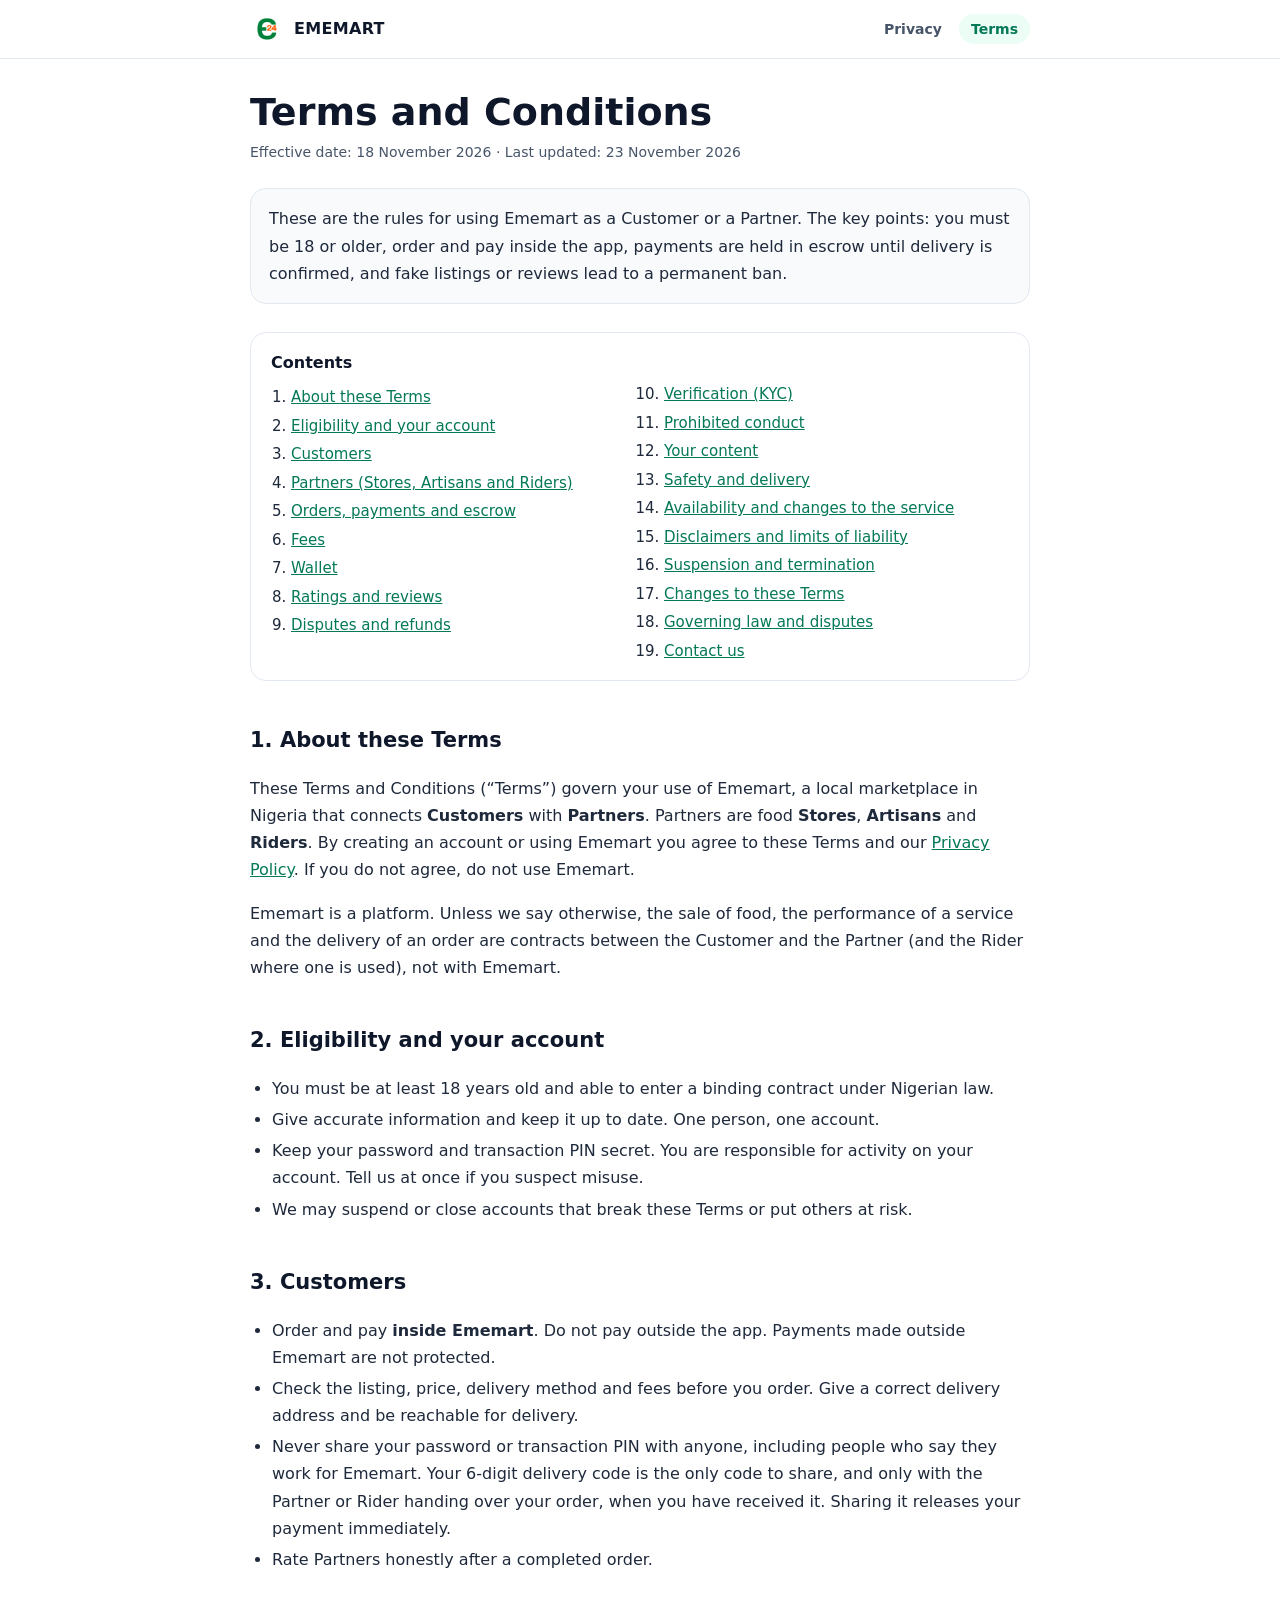
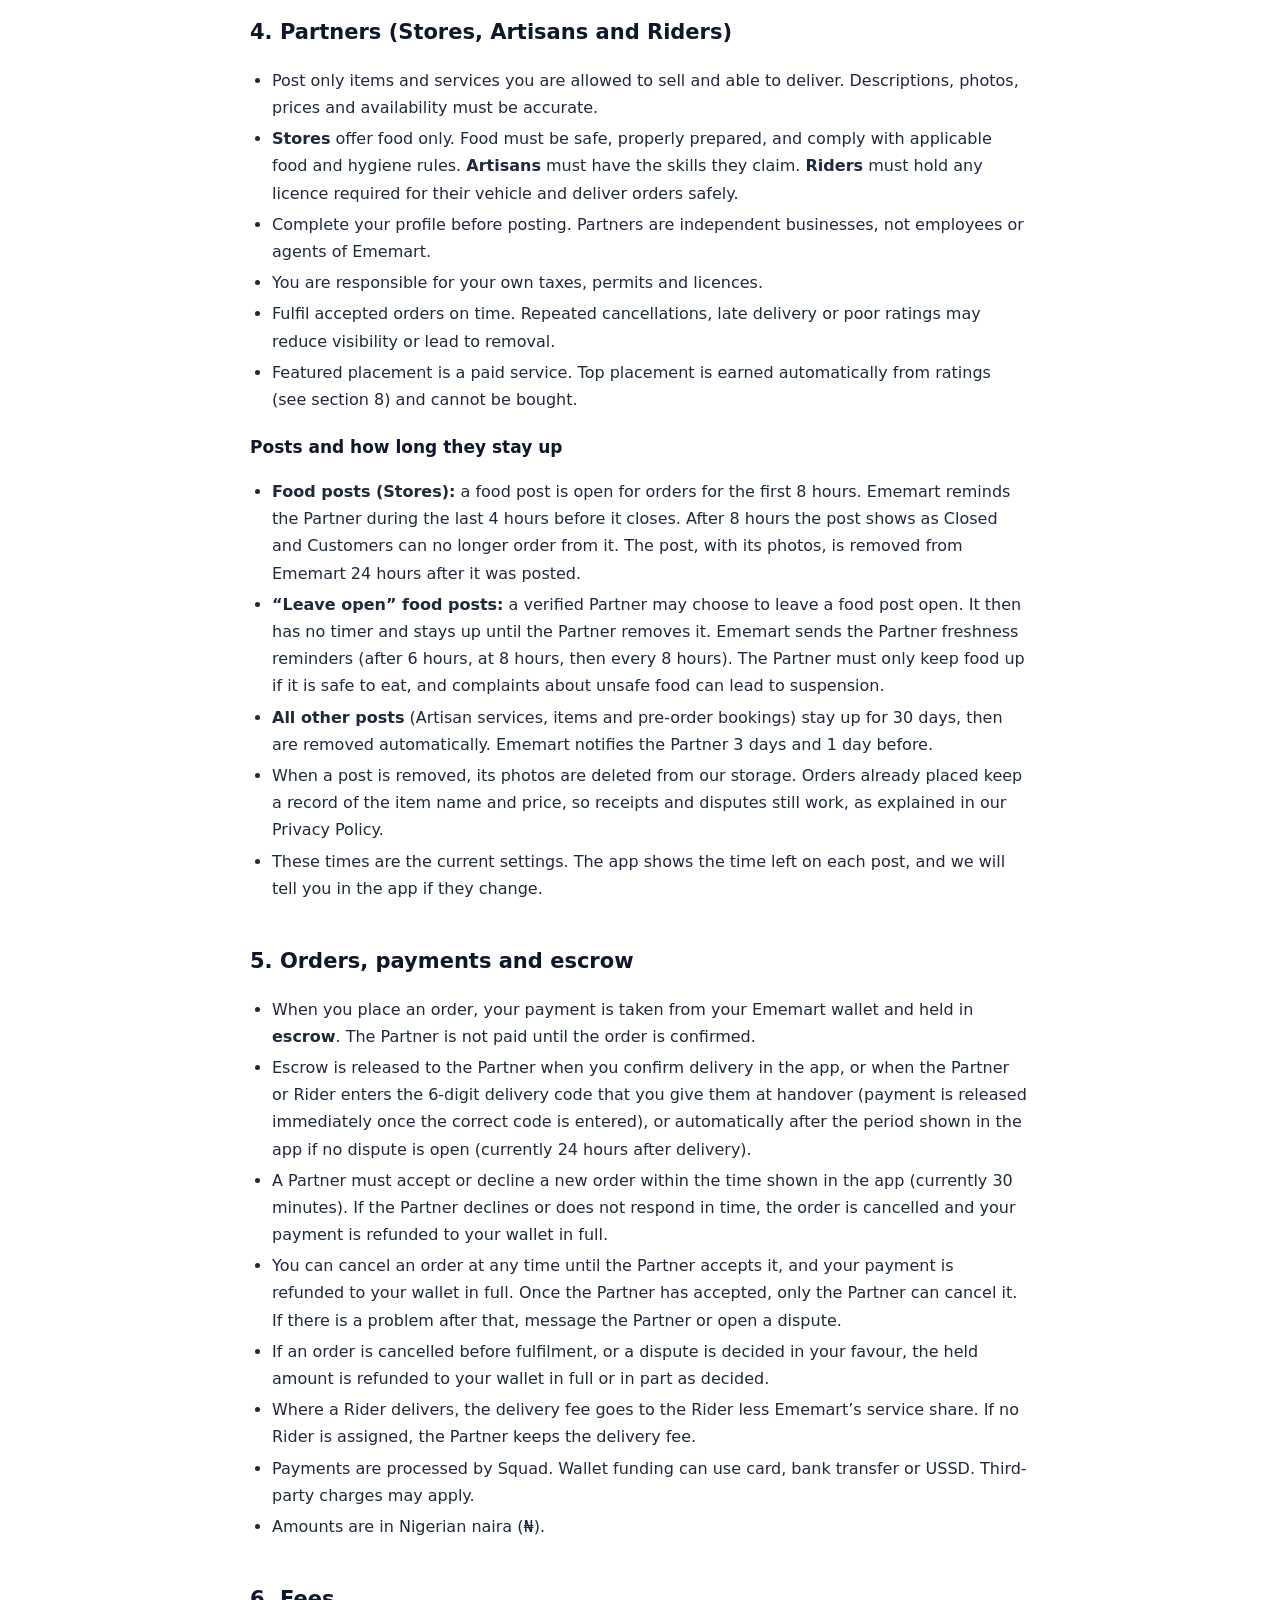
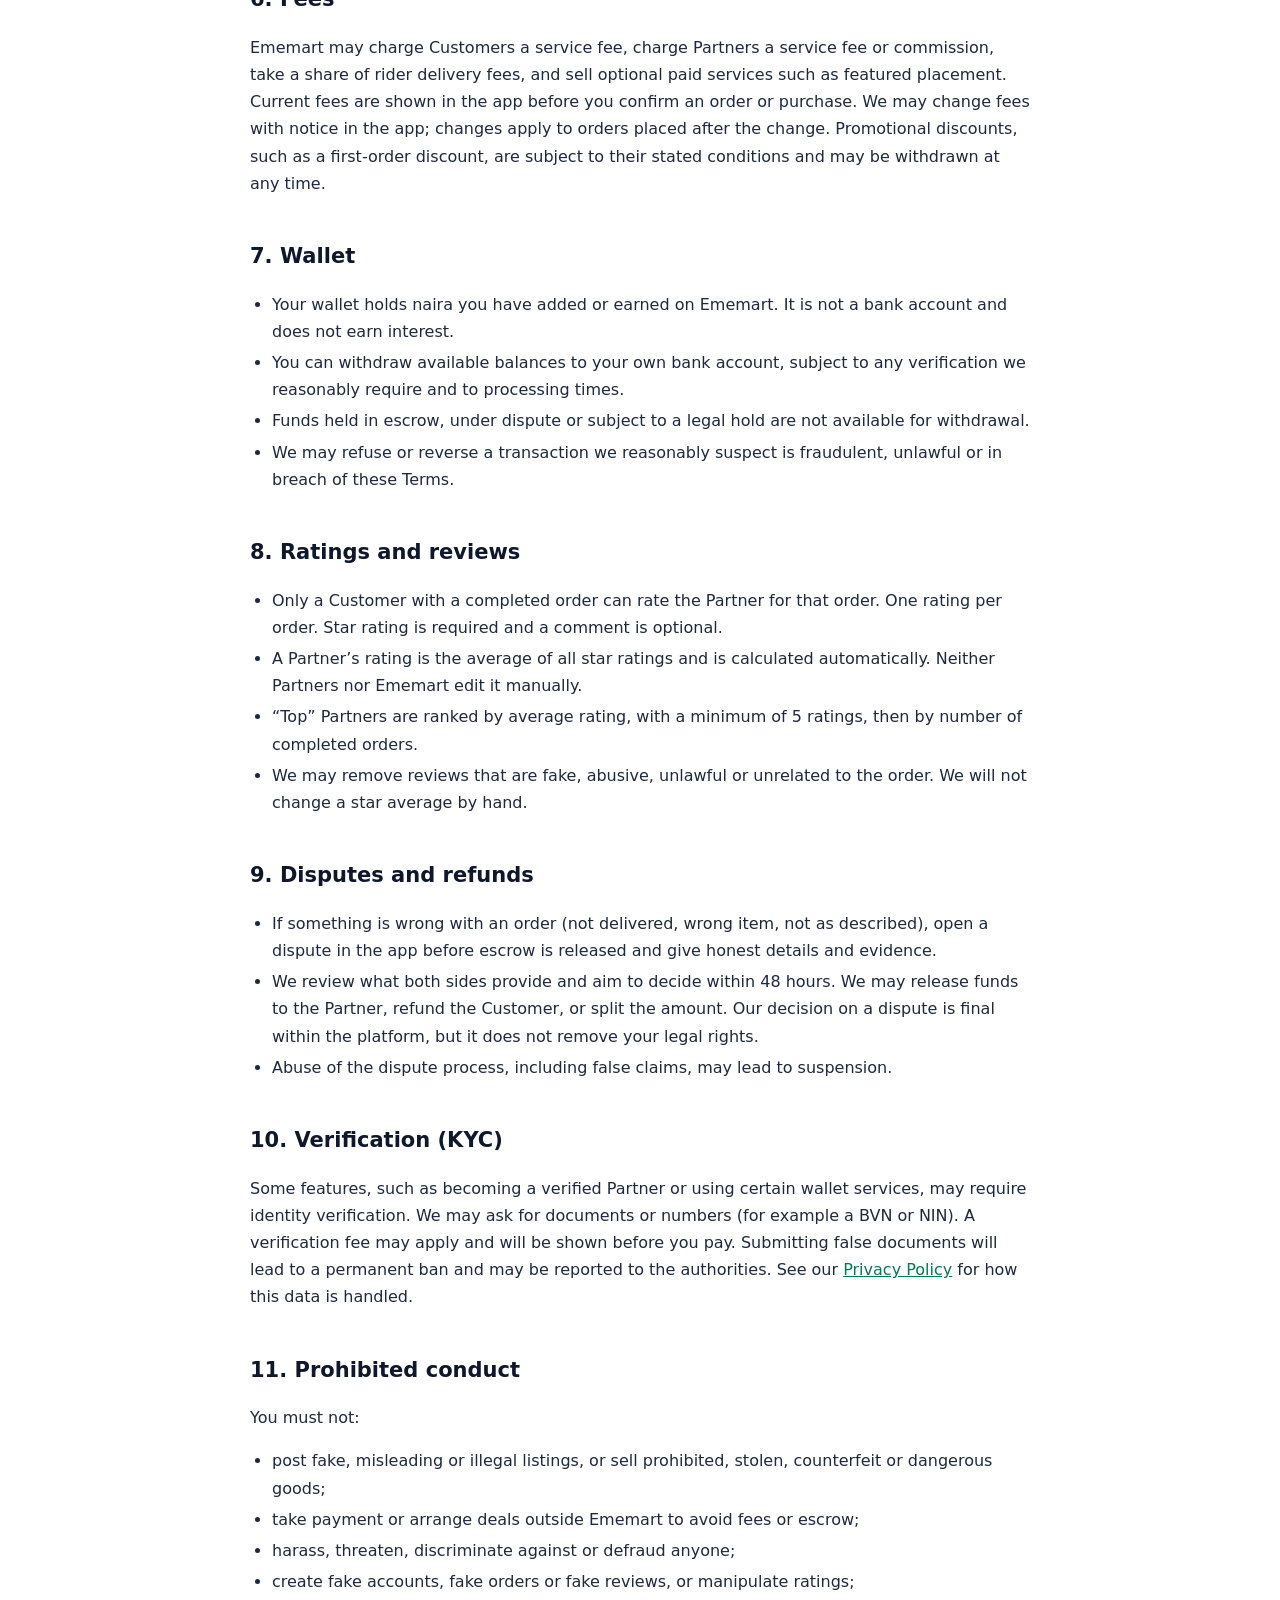
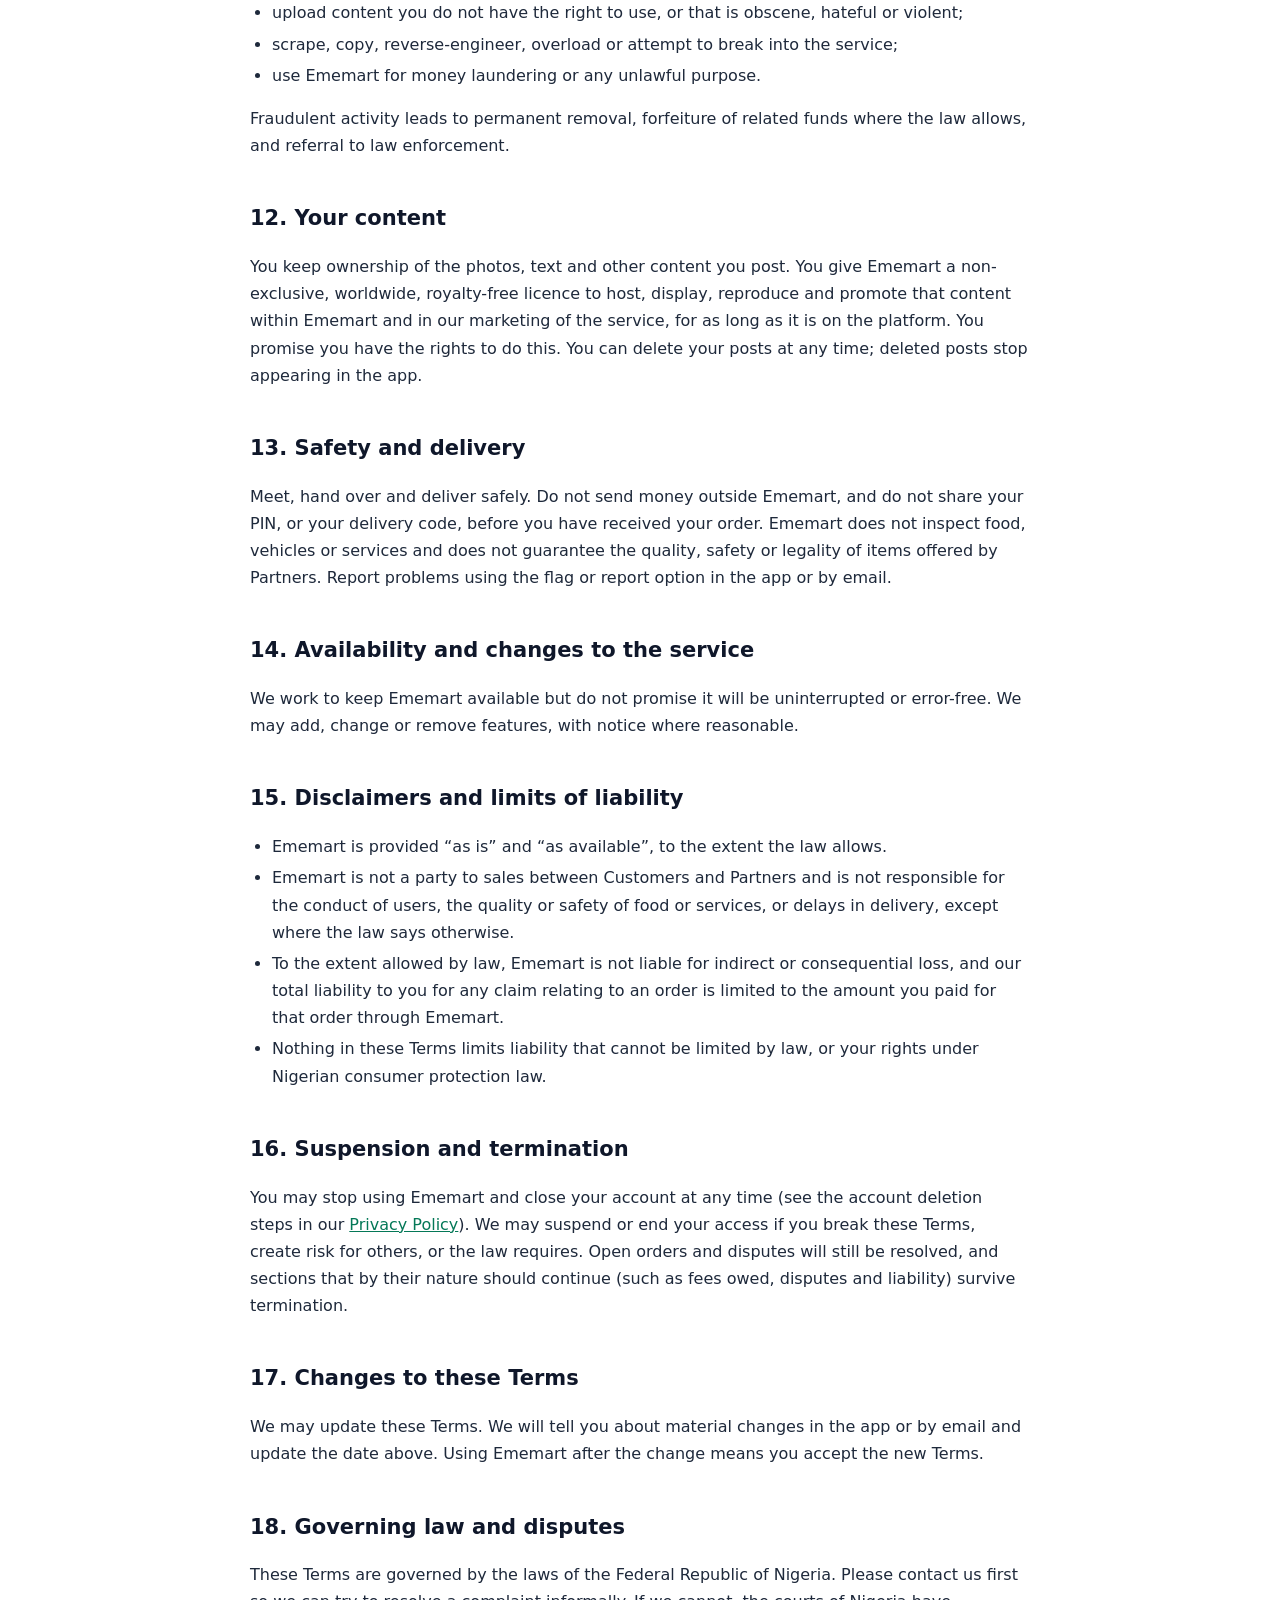
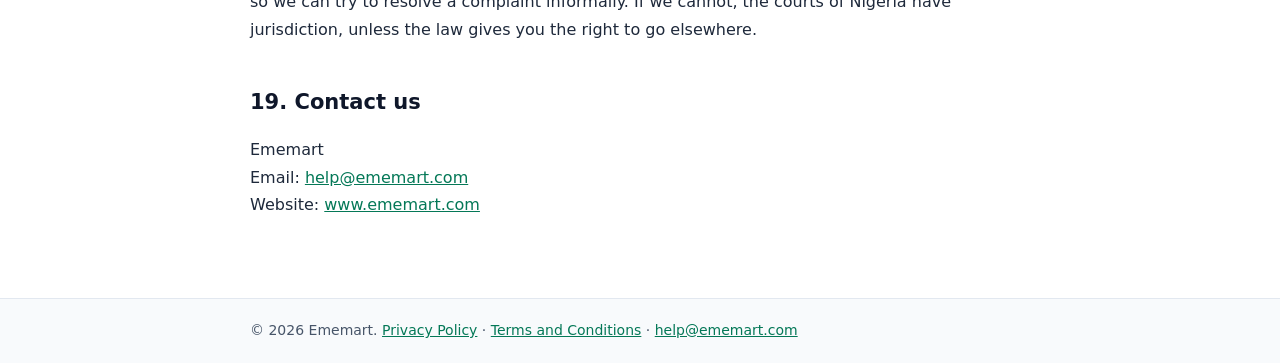
<file: terms.html>
<!doctype html>
<html lang="en">
<head>
<meta charset="utf-8">
<meta name="viewport" content="width=device-width,initial-scale=1">
<title>Terms and Conditions | Ememart</title>
<meta name="description" content="The rules for using Ememart as a Customer or Partner: accounts, orders, escrow, fees, disputes and conduct.">
<meta name="theme-color" content="#059669">
<link rel="icon" href="icon-192.png">
<link rel="canonical" href="https://www.ememart.com/terms.html">
<style>
:root{--g:#059669;--gd:#047857;--ink:#0f172a;--mut:#475569;--line:#e2e8f0;--bg:#fff;--soft:#f8fafc}
*{box-sizing:border-box}
html{scroll-behavior:smooth}
body{margin:0;background:var(--bg);color:var(--ink);font:16px/1.7 system-ui,-apple-system,"Segoe UI",Roboto,Arial,sans-serif;-webkit-text-size-adjust:100%}
a{color:var(--gd)}
header{border-bottom:1px solid var(--line);background:#fff;position:sticky;top:0;z-index:5}
.bar{max-width:820px;margin:0 auto;padding:12px 20px;display:flex;align-items:center;justify-content:space-between;gap:12px}
.brand{display:flex;align-items:center;gap:10px;text-decoration:none;color:var(--ink);font-weight:800;letter-spacing:.02em}
.brand img{width:34px;height:34px;border-radius:9px}
nav a{font-size:14px;font-weight:700;text-decoration:none;color:var(--mut);padding:7px 12px;border-radius:999px}
nav a.on{background:#ecfdf5;color:var(--gd)}
main{max-width:820px;margin:0 auto;padding:32px 20px 64px}
h1{font-size:clamp(28px,6vw,38px);line-height:1.15;margin:0 0 6px}
.meta{color:var(--mut);font-size:14px;margin:0 0 24px}
.lead{background:var(--soft);border:1px solid var(--line);border-radius:16px;padding:16px 18px;margin:0 0 28px}
.toc{border:1px solid var(--line);border-radius:16px;padding:16px 20px;margin:0 0 32px}
.toc b{display:block;margin-bottom:6px}
.toc ol{margin:0;padding-left:20px;columns:2;column-gap:28px;font-size:15px}
.toc li{break-inside:avoid;margin:3px 0}
h2{font-size:21px;margin:36px 0 8px;padding-top:6px;scroll-margin-top:72px}
h3{font-size:17px;margin:20px 0 4px}
p,li{color:#1e293b}
ul{padding-left:22px}
li{margin:4px 0}
table{width:100%;border-collapse:collapse;margin:12px 0;font-size:15px;display:block;overflow-x:auto}
th,td{border:1px solid var(--line);padding:9px 11px;text-align:left;vertical-align:top}
th{background:var(--soft)}
.note{border-left:4px solid var(--g);background:#ecfdf5;border-radius:0 12px 12px 0;padding:12px 16px;margin:16px 0}
footer{border-top:1px solid var(--line);background:var(--soft);font-size:14px;color:var(--mut)}
footer div{max-width:820px;margin:0 auto;padding:20px}
@media(max-width:600px){.toc ol{columns:1}.bar{padding:10px 16px}main{padding:24px 16px 48px}}
@media print{header,footer{display:none}}
</style>
</head>
<body>
<header><div class="bar">
<a class="brand" href="index.html"><img src="icon-192.png" alt="" width="34" height="34"><span>EMEMART</span></a>
<nav aria-label="Legal"><a href="privacy.html">Privacy</a> <a href="terms.html" class="on">Terms</a></nav>
</div></header>
<main>
<h1>Terms and Conditions</h1>
<p class="meta">Effective date: 18 November 2026 &middot; Last updated: 23 November 2026</p>
<div class="lead"><p style="margin:0">These are the rules for using Ememart as a Customer or a Partner. The key points: you must be 18 or older, order and pay inside the app, payments are held in escrow until delivery is confirmed, and fake listings or reviews lead to a permanent ban.</p></div>
<div class="toc"><b>Contents</b><ol><li><a href="#s1">About these Terms</a></li><li><a href="#s2">Eligibility and your account</a></li><li><a href="#s3">Customers</a></li><li><a href="#s4">Partners (Stores, Artisans and Riders)</a></li><li><a href="#s5">Orders, payments and escrow</a></li><li><a href="#s6">Fees</a></li><li><a href="#s7">Wallet</a></li><li><a href="#s8">Ratings and reviews</a></li><li><a href="#s9">Disputes and refunds</a></li><li><a href="#s10">Verification (KYC)</a></li><li><a href="#s11">Prohibited conduct</a></li><li><a href="#s12">Your content</a></li><li><a href="#s13">Safety and delivery</a></li><li><a href="#s14">Availability and changes to the service</a></li><li><a href="#s15">Disclaimers and limits of liability</a></li><li><a href="#s16">Suspension and termination</a></li><li><a href="#s17">Changes to these Terms</a></li><li><a href="#s18">Governing law and disputes</a></li><li><a href="#s19">Contact us</a></li></ol></div>
<h2 id="s1">1. About these Terms</h2>
<p>These Terms and Conditions (&ldquo;Terms&rdquo;) govern your use of Ememart, a local marketplace in Nigeria that connects <b>Customers</b> with <b>Partners</b>. Partners are food <b>Stores</b>, <b>Artisans</b> and <b>Riders</b>. By creating an account or using Ememart you agree to these Terms and our <a href="privacy.html">Privacy Policy</a>. If you do not agree, do not use Ememart.</p>
<p>Ememart is a platform. Unless we say otherwise, the sale of food, the performance of a service and the delivery of an order are contracts between the Customer and the Partner (and the Rider where one is used), not with Ememart.</p>
<h2 id="s2">2. Eligibility and your account</h2>
<ul>
<li>You must be at least 18 years old and able to enter a binding contract under Nigerian law.</li>
<li>Give accurate information and keep it up to date. One person, one account.</li>
<li>Keep your password and transaction PIN secret. You are responsible for activity on your account. Tell us at once if you suspect misuse.</li>
<li>We may suspend or close accounts that break these Terms or put others at risk.</li>
</ul>
<h2 id="s3">3. Customers</h2>
<ul>
<li>Order and pay <b>inside Ememart</b>. Do not pay outside the app. Payments made outside Ememart are not protected.</li>
<li>Check the listing, price, delivery method and fees before you order. Give a correct delivery address and be reachable for delivery.</li>
<li>Never share your password or transaction PIN with anyone, including people who say they work for Ememart. Your 6-digit delivery code is the only code to share, and only with the Partner or Rider handing over your order, when you have received it. Sharing it releases your payment immediately.</li>
<li>Rate Partners honestly after a completed order.</li>
</ul>
<h2 id="s4">4. Partners (Stores, Artisans and Riders)</h2>
<ul>
<li>Post only items and services you are allowed to sell and able to deliver. Descriptions, photos, prices and availability must be accurate.</li>
<li><b>Stores</b> offer food only. Food must be safe, properly prepared, and comply with applicable food and hygiene rules. <b>Artisans</b> must have the skills they claim. <b>Riders</b> must hold any licence required for their vehicle and deliver orders safely.</li>
<li>Complete your profile before posting. Partners are independent businesses, not employees or agents of Ememart.</li>
<li>You are responsible for your own taxes, permits and licences.</li>
<li>Fulfil accepted orders on time. Repeated cancellations, late delivery or poor ratings may reduce visibility or lead to removal.</li>
<li>Featured placement is a paid service. Top placement is earned automatically from ratings (see section 8) and cannot be bought.</li>
</ul>
<h3 id="s4-posts">Posts and how long they stay up</h3>
<ul>
<li><b>Food posts (Stores):</b> a food post is open for orders for the first 8 hours. Ememart reminds the Partner during the last 4 hours before it closes. After 8 hours the post shows as Closed and Customers can no longer order from it. The post, with its photos, is removed from Ememart 24 hours after it was posted.</li>
<li><b>&ldquo;Leave open&rdquo; food posts:</b> a verified Partner may choose to leave a food post open. It then has no timer and stays up until the Partner removes it. Ememart sends the Partner freshness reminders (after 6 hours, at 8 hours, then every 8 hours). The Partner must only keep food up if it is safe to eat, and complaints about unsafe food can lead to suspension.</li>
<li><b>All other posts</b> (Artisan services, items and pre-order bookings) stay up for 30 days, then are removed automatically. Ememart notifies the Partner 3 days and 1 day before.</li>
<li>When a post is removed, its photos are deleted from our storage. Orders already placed keep a record of the item name and price, so receipts and disputes still work, as explained in our Privacy Policy.</li>
<li>These times are the current settings. The app shows the time left on each post, and we will tell you in the app if they change.</li>
</ul>
<h2 id="s5">5. Orders, payments and escrow</h2>
<ul>
<li>When you place an order, your payment is taken from your Ememart wallet and held in <b>escrow</b>. The Partner is not paid until the order is confirmed.</li>
<li>Escrow is released to the Partner when you confirm delivery in the app, or when the Partner or Rider enters the 6-digit delivery code that you give them at handover (payment is released immediately once the correct code is entered), or automatically after the period shown in the app if no dispute is open (currently 24 hours after delivery).</li>
<li>A Partner must accept or decline a new order within the time shown in the app (currently 30 minutes). If the Partner declines or does not respond in time, the order is cancelled and your payment is refunded to your wallet in full.</li>
<li>You can cancel an order at any time until the Partner accepts it, and your payment is refunded to your wallet in full. Once the Partner has accepted, only the Partner can cancel it. If there is a problem after that, message the Partner or open a dispute.</li>
<li>If an order is cancelled before fulfilment, or a dispute is decided in your favour, the held amount is refunded to your wallet in full or in part as decided.</li>
<li>Where a Rider delivers, the delivery fee goes to the Rider less Ememart&rsquo;s service share. If no Rider is assigned, the Partner keeps the delivery fee.</li>
<li>Payments are processed by Squad. Wallet funding can use card, bank transfer or USSD. Third-party charges may apply.</li>
<li>Amounts are in Nigerian naira (&#8358;).</li>
</ul>
<h2 id="s6">6. Fees</h2>
<p>Ememart may charge Customers a service fee, charge Partners a service fee or commission, take a share of rider delivery fees, and sell optional paid services such as featured placement. Current fees are shown in the app before you confirm an order or purchase. We may change fees with notice in the app; changes apply to orders placed after the change. Promotional discounts, such as a first-order discount, are subject to their stated conditions and may be withdrawn at any time.</p>
<h2 id="s7">7. Wallet</h2>
<ul>
<li>Your wallet holds naira you have added or earned on Ememart. It is not a bank account and does not earn interest.</li>
<li>You can withdraw available balances to your own bank account, subject to any verification we reasonably require and to processing times.</li>
<li>Funds held in escrow, under dispute or subject to a legal hold are not available for withdrawal.</li>
<li>We may refuse or reverse a transaction we reasonably suspect is fraudulent, unlawful or in breach of these Terms.</li>
</ul>
<h2 id="s8">8. Ratings and reviews</h2>
<ul>
<li>Only a Customer with a completed order can rate the Partner for that order. One rating per order. Star rating is required and a comment is optional.</li>
<li>A Partner&rsquo;s rating is the average of all star ratings and is calculated automatically. Neither Partners nor Ememart edit it manually.</li>
<li>&ldquo;Top&rdquo; Partners are ranked by average rating, with a minimum of 5 ratings, then by number of completed orders.</li>
<li>We may remove reviews that are fake, abusive, unlawful or unrelated to the order. We will not change a star average by hand.</li>
</ul>
<h2 id="s9">9. Disputes and refunds</h2>
<ul>
<li>If something is wrong with an order (not delivered, wrong item, not as described), open a dispute in the app before escrow is released and give honest details and evidence.</li>
<li>We review what both sides provide and aim to decide within 48 hours. We may release funds to the Partner, refund the Customer, or split the amount. Our decision on a dispute is final within the platform, but it does not remove your legal rights.</li>
<li>Abuse of the dispute process, including false claims, may lead to suspension.</li>
</ul>
<h2 id="s10">10. Verification (KYC)</h2>
<p>Some features, such as becoming a verified Partner or using certain wallet services, may require identity verification. We may ask for documents or numbers (for example a BVN or NIN). A verification fee may apply and will be shown before you pay. Submitting false documents will lead to a permanent ban and may be reported to the authorities. See our <a href="privacy.html">Privacy Policy</a> for how this data is handled.</p>
<h2 id="s11">11. Prohibited conduct</h2>
<p>You must not:</p>
<ul>
<li>post fake, misleading or illegal listings, or sell prohibited, stolen, counterfeit or dangerous goods;</li>
<li>take payment or arrange deals outside Ememart to avoid fees or escrow;</li>
<li>harass, threaten, discriminate against or defraud anyone;</li>
<li>create fake accounts, fake orders or fake reviews, or manipulate ratings;</li>
<li>upload content you do not have the right to use, or that is obscene, hateful or violent;</li>
<li>scrape, copy, reverse-engineer, overload or attempt to break into the service;</li>
<li>use Ememart for money laundering or any unlawful purpose.</li>
</ul>
<p>Fraudulent activity leads to permanent removal, forfeiture of related funds where the law allows, and referral to law enforcement.</p>
<h2 id="s12">12. Your content</h2>
<p>You keep ownership of the photos, text and other content you post. You give Ememart a non-exclusive, worldwide, royalty-free licence to host, display, reproduce and promote that content within Ememart and in our marketing of the service, for as long as it is on the platform. You promise you have the rights to do this. You can delete your posts at any time; deleted posts stop appearing in the app.</p>
<h2 id="s13">13. Safety and delivery</h2>
<p>Meet, hand over and deliver safely. Do not send money outside Ememart, and do not share your PIN, or your delivery code, before you have received your order. Ememart does not inspect food, vehicles or services and does not guarantee the quality, safety or legality of items offered by Partners. Report problems using the flag or report option in the app or by email.</p>
<h2 id="s14">14. Availability and changes to the service</h2>
<p>We work to keep Ememart available but do not promise it will be uninterrupted or error-free. We may add, change or remove features, with notice where reasonable.</p>
<h2 id="s15">15. Disclaimers and limits of liability</h2>
<ul>
<li>Ememart is provided &ldquo;as is&rdquo; and &ldquo;as available&rdquo;, to the extent the law allows.</li>
<li>Ememart is not a party to sales between Customers and Partners and is not responsible for the conduct of users, the quality or safety of food or services, or delays in delivery, except where the law says otherwise.</li>
<li>To the extent allowed by law, Ememart is not liable for indirect or consequential loss, and our total liability to you for any claim relating to an order is limited to the amount you paid for that order through Ememart.</li>
<li>Nothing in these Terms limits liability that cannot be limited by law, or your rights under Nigerian consumer protection law.</li>
</ul>
<h2 id="s16">16. Suspension and termination</h2>
<p>You may stop using Ememart and close your account at any time (see the account deletion steps in our <a href="privacy.html#s10">Privacy Policy</a>). We may suspend or end your access if you break these Terms, create risk for others, or the law requires. Open orders and disputes will still be resolved, and sections that by their nature should continue (such as fees owed, disputes and liability) survive termination.</p>
<h2 id="s17">17. Changes to these Terms</h2>
<p>We may update these Terms. We will tell you about material changes in the app or by email and update the date above. Using Ememart after the change means you accept the new Terms.</p>
<h2 id="s18">18. Governing law and disputes</h2>
<p>These Terms are governed by the laws of the Federal Republic of Nigeria. Please contact us first so we can try to resolve a complaint informally. If we cannot, the courts of Nigeria have jurisdiction, unless the law gives you the right to go elsewhere.</p>
<h2 id="s19">19. Contact us</h2>
<p>Ememart<br>Email: <a href="mailto:help@ememart.com">help@ememart.com</a><br>Website: <a href="https://www.ememart.com">www.ememart.com</a></p>
</main>
<footer><div>&copy; 2026 Ememart. <a href="privacy.html">Privacy Policy</a> &middot; <a href="terms.html">Terms and Conditions</a> &middot; <a href="mailto:help@ememart.com">help@ememart.com</a></div></footer>
</body>
</html>
</file>
